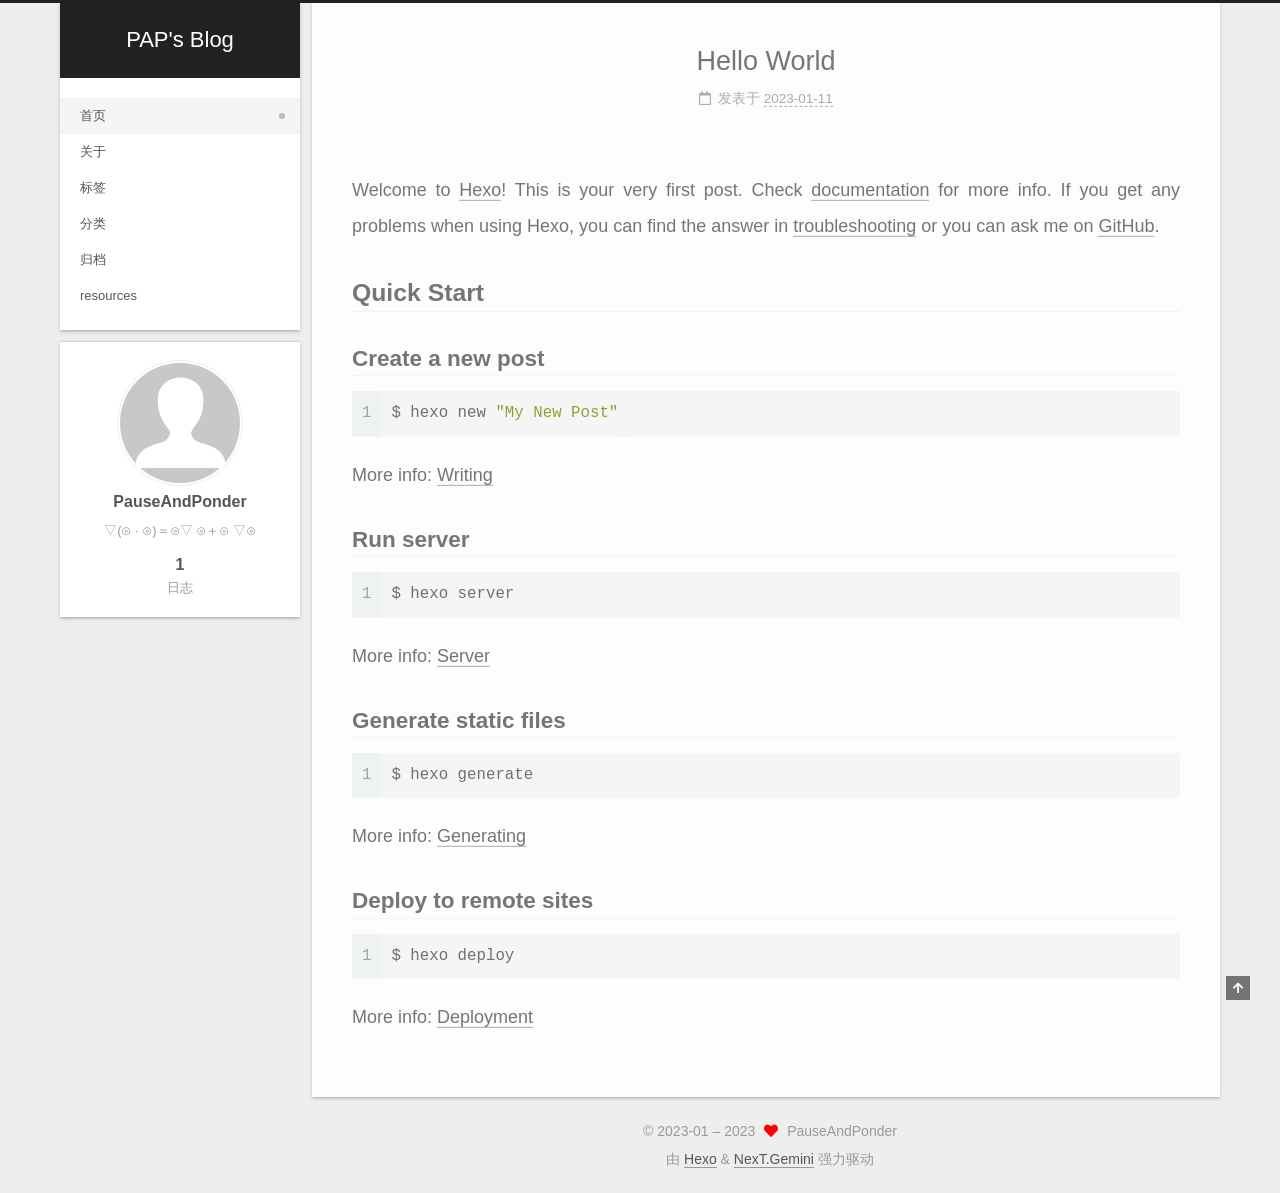
<file: index.html>
<!DOCTYPE html>
<html lang="zh-CN">
<head>
  <meta charset="UTF-8">
<meta name="viewport" content="width=device-width, initial-scale=1, maximum-scale=2">
<meta name="theme-color" content="#222">
<meta name="generator" content="Hexo 6.3.0">
  <link rel="apple-touch-icon" sizes="180x180" href="/images/apple-touch-icon-next.png">
  <link rel="icon" type="image/png" sizes="32x32" href="/images/favicon-32x32-next.png">
  <link rel="icon" type="image/png" sizes="16x16" href="/images/favicon-16x16-next.png">
  <link rel="mask-icon" href="/images/logo.svg" color="#222">

<link rel="stylesheet" href="/css/main.css">


<link rel="stylesheet" href="/lib/font-awesome/css/all.min.css">

<script id="hexo-configurations">
    var NexT = window.NexT || {};
    var CONFIG = {"hostname":"example.com","root":"/","scheme":"Gemini","version":"7.8.0","exturl":false,"sidebar":{"position":"left","display":"post","padding":18,"offset":12,"onmobile":false},"copycode":{"enable":false,"show_result":false,"style":null},"back2top":{"enable":true,"sidebar":false,"scrollpercent":false},"bookmark":{"enable":false,"color":"#222","save":"auto"},"fancybox":false,"mediumzoom":false,"lazyload":false,"pangu":false,"comments":{"style":"tabs","active":null,"storage":true,"lazyload":false,"nav":null},"algolia":{"hits":{"per_page":10},"labels":{"input_placeholder":"Search for Posts","hits_empty":"We didn't find any results for the search: ${query}","hits_stats":"${hits} results found in ${time} ms"}},"localsearch":{"enable":false,"trigger":"auto","top_n_per_article":1,"unescape":false,"preload":false},"motion":{"enable":true,"async":false,"transition":{"post_block":"fadeIn","post_header":"slideDownIn","post_body":"slideDownIn","coll_header":"slideLeftIn","sidebar":"slideUpIn"}}};
  </script>

  <meta name="description" content="▽(⊙ · ⊙)＝⊙▽ ⊙＋⊙ ▽⊙">
<meta property="og:type" content="website">
<meta property="og:title" content="PAP&#39;s Blog">
<meta property="og:url" content="http://example.com/index.html">
<meta property="og:site_name" content="PAP&#39;s Blog">
<meta property="og:description" content="▽(⊙ · ⊙)＝⊙▽ ⊙＋⊙ ▽⊙">
<meta property="og:locale" content="zh_CN">
<meta property="article:author" content="PauseAndPonder">
<meta name="twitter:card" content="summary">

<link rel="canonical" href="http://example.com/">


<script id="page-configurations">
  // https://hexo.io/docs/variables.html
  CONFIG.page = {
    sidebar: "",
    isHome : true,
    isPost : false,
    lang   : 'zh-CN'
  };
</script>

  <title>PAP's Blog</title>
  






  <noscript>
  <style>
  .use-motion .brand,
  .use-motion .menu-item,
  .sidebar-inner,
  .use-motion .post-block,
  .use-motion .pagination,
  .use-motion .comments,
  .use-motion .post-header,
  .use-motion .post-body,
  .use-motion .collection-header { opacity: initial; }

  .use-motion .site-title,
  .use-motion .site-subtitle {
    opacity: initial;
    top: initial;
  }

  .use-motion .logo-line-before i { left: initial; }
  .use-motion .logo-line-after i { right: initial; }
  </style>
</noscript>

</head>

<body itemscope itemtype="http://schema.org/WebPage">
  <div class="container use-motion">
    <div class="headband"></div>

    <header class="header" itemscope itemtype="http://schema.org/WPHeader">
      <div class="header-inner"><div class="site-brand-container">
  <div class="site-nav-toggle">
    <div class="toggle" aria-label="切换导航栏">
      <span class="toggle-line toggle-line-first"></span>
      <span class="toggle-line toggle-line-middle"></span>
      <span class="toggle-line toggle-line-last"></span>
    </div>
  </div>

  <div class="site-meta">

    <a href="/" class="brand" rel="start">
      <span class="logo-line-before"><i></i></span>
      <h1 class="site-title">PAP's Blog</h1>
      <span class="logo-line-after"><i></i></span>
    </a>
  </div>

  <div class="site-nav-right">
    <div class="toggle popup-trigger">
    </div>
  </div>
</div>




<nav class="site-nav">
  <ul id="menu" class="main-menu menu">
        <li class="menu-item menu-item-home">

    <a href="/" rel="section"><i class="home fa-fw"></i>首页</a>

  </li>
        <li class="menu-item menu-item-about">

    <a href="/about/" rel="section"><i class="about fa-fw"></i>关于</a>

  </li>
        <li class="menu-item menu-item-tags">

    <a href="/tags/" rel="section"><i class="tags fa-fw"></i>标签</a>

  </li>
        <li class="menu-item menu-item-categories">

    <a href="/categories/" rel="section"><i class="th fa-fw"></i>分类</a>

  </li>
        <li class="menu-item menu-item-archives">

    <a href="/archives/" rel="section"><i class="archive fa-fw"></i>归档</a>

  </li>
        <li class="menu-item menu-item-resources">

    <a href="/resources/" rel="section"><i class="download fa-fw"></i>resources</a>

  </li>
  </ul>
</nav>




</div>
    </header>

    
  <div class="back-to-top">
    <i class="fa fa-arrow-up"></i>
    <span>0%</span>
  </div>


    <main class="main">
      <div class="main-inner">
        <div class="content-wrap">
          

          <div class="content index posts-expand">
            
      
  
  
  <article itemscope itemtype="http://schema.org/Article" class="post-block" lang="zh-CN">
    <link itemprop="mainEntityOfPage" href="http://example.com/2023/01/11/hello-world/">

    <span hidden itemprop="author" itemscope itemtype="http://schema.org/Person">
      <meta itemprop="image" content="/images/avatar.gif">
      <meta itemprop="name" content="PauseAndPonder">
      <meta itemprop="description" content="▽(⊙ · ⊙)＝⊙▽ ⊙＋⊙ ▽⊙">
    </span>

    <span hidden itemprop="publisher" itemscope itemtype="http://schema.org/Organization">
      <meta itemprop="name" content="PAP's Blog">
    </span>
      <header class="post-header">
        <h2 class="post-title" itemprop="name headline">
          
            <a href="/2023/01/11/hello-world/" class="post-title-link" itemprop="url">Hello World</a>
        </h2>

        <div class="post-meta">
            <span class="post-meta-item">
              <span class="post-meta-item-icon">
                <i class="far fa-calendar"></i>
              </span>
              <span class="post-meta-item-text">发表于</span>

              <time title="创建时间：2023-01-11 17:25:06" itemprop="dateCreated datePublished" datetime="2023-01-11T17:25:06+08:00">2023-01-11</time>
            </span>

          

        </div>
      </header>

    
    
    
    <div class="post-body" itemprop="articleBody">

      
          <p>Welcome to <a target="_blank" rel="noopener" href="https://hexo.io/">Hexo</a>! This is your very first post. Check <a target="_blank" rel="noopener" href="https://hexo.io/docs/">documentation</a> for more info. If you get any problems when using Hexo, you can find the answer in <a target="_blank" rel="noopener" href="https://hexo.io/docs/troubleshooting.html">troubleshooting</a> or you can ask me on <a target="_blank" rel="noopener" href="https://github.com/hexojs/hexo/issues">GitHub</a>.</p>
<h2 id="Quick-Start"><a href="#Quick-Start" class="headerlink" title="Quick Start"></a>Quick Start</h2><h3 id="Create-a-new-post"><a href="#Create-a-new-post" class="headerlink" title="Create a new post"></a>Create a new post</h3><figure class="highlight bash"><table><tr><td class="gutter"><pre><span class="line">1</span><br></pre></td><td class="code"><pre><span class="line">$ hexo new <span class="string">&quot;My New Post&quot;</span></span><br></pre></td></tr></table></figure>

<p>More info: <a target="_blank" rel="noopener" href="https://hexo.io/docs/writing.html">Writing</a></p>
<h3 id="Run-server"><a href="#Run-server" class="headerlink" title="Run server"></a>Run server</h3><figure class="highlight bash"><table><tr><td class="gutter"><pre><span class="line">1</span><br></pre></td><td class="code"><pre><span class="line">$ hexo server</span><br></pre></td></tr></table></figure>

<p>More info: <a target="_blank" rel="noopener" href="https://hexo.io/docs/server.html">Server</a></p>
<h3 id="Generate-static-files"><a href="#Generate-static-files" class="headerlink" title="Generate static files"></a>Generate static files</h3><figure class="highlight bash"><table><tr><td class="gutter"><pre><span class="line">1</span><br></pre></td><td class="code"><pre><span class="line">$ hexo generate</span><br></pre></td></tr></table></figure>

<p>More info: <a target="_blank" rel="noopener" href="https://hexo.io/docs/generating.html">Generating</a></p>
<h3 id="Deploy-to-remote-sites"><a href="#Deploy-to-remote-sites" class="headerlink" title="Deploy to remote sites"></a>Deploy to remote sites</h3><figure class="highlight bash"><table><tr><td class="gutter"><pre><span class="line">1</span><br></pre></td><td class="code"><pre><span class="line">$ hexo deploy</span><br></pre></td></tr></table></figure>

<p>More info: <a target="_blank" rel="noopener" href="https://hexo.io/docs/one-command-deployment.html">Deployment</a></p>

      
    </div>

    
    
    
      <footer class="post-footer">
        <div class="post-eof"></div>
      </footer>
  </article>
  
  
  


  



          </div>
          

<script>
  window.addEventListener('tabs:register', () => {
    let { activeClass } = CONFIG.comments;
    if (CONFIG.comments.storage) {
      activeClass = localStorage.getItem('comments_active') || activeClass;
    }
    if (activeClass) {
      let activeTab = document.querySelector(`a[href="#comment-${activeClass}"]`);
      if (activeTab) {
        activeTab.click();
      }
    }
  });
  if (CONFIG.comments.storage) {
    window.addEventListener('tabs:click', event => {
      if (!event.target.matches('.tabs-comment .tab-content .tab-pane')) return;
      let commentClass = event.target.classList[1];
      localStorage.setItem('comments_active', commentClass);
    });
  }
</script>

        </div>
          
  
  <div class="toggle sidebar-toggle">
    <span class="toggle-line toggle-line-first"></span>
    <span class="toggle-line toggle-line-middle"></span>
    <span class="toggle-line toggle-line-last"></span>
  </div>

  <aside class="sidebar">
    <div class="sidebar-inner">

      <ul class="sidebar-nav motion-element">
        <li class="sidebar-nav-toc">
          文章目录
        </li>
        <li class="sidebar-nav-overview">
          站点概览
        </li>
      </ul>

      <!--noindex-->
      <div class="post-toc-wrap sidebar-panel">
      </div>
      <!--/noindex-->

      <div class="site-overview-wrap sidebar-panel">
        <div class="site-author motion-element" itemprop="author" itemscope itemtype="http://schema.org/Person">
    <img class="site-author-image" itemprop="image" alt="PauseAndPonder"
      src="/images/avatar.gif">
  <p class="site-author-name" itemprop="name">PauseAndPonder</p>
  <div class="site-description" itemprop="description">▽(⊙ · ⊙)＝⊙▽ ⊙＋⊙ ▽⊙</div>
</div>
<div class="site-state-wrap motion-element">
  <nav class="site-state">
      <div class="site-state-item site-state-posts">
          <a href="/archives/">
        
          <span class="site-state-item-count">1</span>
          <span class="site-state-item-name">日志</span>
        </a>
      </div>
  </nav>
</div>



      </div>

    </div>
  </aside>
  <div id="sidebar-dimmer"></div>


      </div>
    </main>

    <footer class="footer">
      <div class="footer-inner">
        

        

<div class="copyright">
  
  &copy; 2023-01 – 
  <span itemprop="copyrightYear">2023</span>
  <span class="with-love">
    <i class="fa fa-heart"></i>
  </span>
  <span class="author" itemprop="copyrightHolder">PauseAndPonder</span>
</div>
  <div class="powered-by">由 <a href="https://hexo.io/" class="theme-link" rel="noopener" target="_blank">Hexo</a> & <a href="https://theme-next.org/" class="theme-link" rel="noopener" target="_blank">NexT.Gemini</a> 强力驱动
  </div>

        








      </div>
    </footer>
  </div>

  
  <script src="/lib/anime.min.js"></script>
  <script src="/lib/velocity/velocity.min.js"></script>
  <script src="/lib/velocity/velocity.ui.min.js"></script>

<script src="/js/utils.js"></script>

<script src="/js/motion.js"></script>


<script src="/js/schemes/pisces.js"></script>


<script src="/js/next-boot.js"></script>




  















  

  

</body>
</html>
</file>
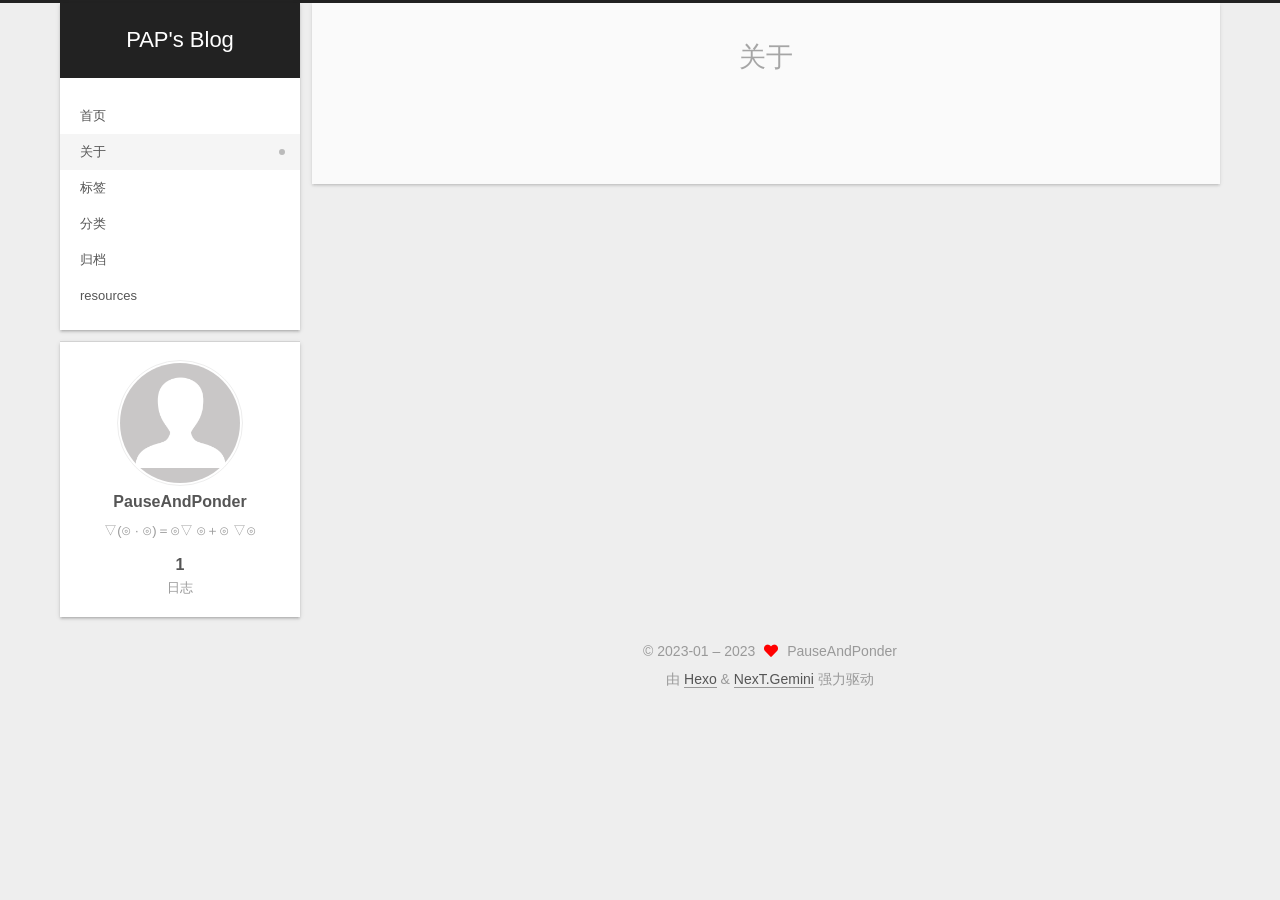
<file: about/index.html>
<!DOCTYPE html>
<html lang="zh-CN">
<head>
  <meta charset="UTF-8">
<meta name="viewport" content="width=device-width, initial-scale=1, maximum-scale=2">
<meta name="theme-color" content="#222">
<meta name="generator" content="Hexo 6.3.0">
  <link rel="apple-touch-icon" sizes="180x180" href="/images/apple-touch-icon-next.png">
  <link rel="icon" type="image/png" sizes="32x32" href="/images/favicon-32x32-next.png">
  <link rel="icon" type="image/png" sizes="16x16" href="/images/favicon-16x16-next.png">
  <link rel="mask-icon" href="/images/logo.svg" color="#222">

<link rel="stylesheet" href="/css/main.css">


<link rel="stylesheet" href="/lib/font-awesome/css/all.min.css">

<script id="hexo-configurations">
    var NexT = window.NexT || {};
    var CONFIG = {"hostname":"example.com","root":"/","scheme":"Gemini","version":"7.8.0","exturl":false,"sidebar":{"position":"left","display":"post","padding":18,"offset":12,"onmobile":false},"copycode":{"enable":false,"show_result":false,"style":null},"back2top":{"enable":true,"sidebar":false,"scrollpercent":false},"bookmark":{"enable":false,"color":"#222","save":"auto"},"fancybox":false,"mediumzoom":false,"lazyload":false,"pangu":false,"comments":{"style":"tabs","active":null,"storage":true,"lazyload":false,"nav":null},"algolia":{"hits":{"per_page":10},"labels":{"input_placeholder":"Search for Posts","hits_empty":"We didn't find any results for the search: ${query}","hits_stats":"${hits} results found in ${time} ms"}},"localsearch":{"enable":false,"trigger":"auto","top_n_per_article":1,"unescape":false,"preload":false},"motion":{"enable":true,"async":false,"transition":{"post_block":"fadeIn","post_header":"slideDownIn","post_body":"slideDownIn","coll_header":"slideLeftIn","sidebar":"slideUpIn"}}};
  </script>

  <meta name="description" content="▽(⊙ · ⊙)＝⊙▽ ⊙＋⊙ ▽⊙">
<meta property="og:type" content="website">
<meta property="og:title" content="关于">
<meta property="og:url" content="http://example.com/about/index.html">
<meta property="og:site_name" content="PAP&#39;s Blog">
<meta property="og:description" content="▽(⊙ · ⊙)＝⊙▽ ⊙＋⊙ ▽⊙">
<meta property="og:locale" content="zh_CN">
<meta property="article:published_time" content="2023-01-11T15:22:58.000Z">
<meta property="article:modified_time" content="2023-01-11T15:24:52.453Z">
<meta property="article:author" content="PauseAndPonder">
<meta name="twitter:card" content="summary">

<link rel="canonical" href="http://example.com/about/">


<script id="page-configurations">
  // https://hexo.io/docs/variables.html
  CONFIG.page = {
    sidebar: "",
    isHome : false,
    isPost : false,
    lang   : 'zh-CN'
  };
</script>

  <title>关于 | PAP's Blog
</title>
  






  <noscript>
  <style>
  .use-motion .brand,
  .use-motion .menu-item,
  .sidebar-inner,
  .use-motion .post-block,
  .use-motion .pagination,
  .use-motion .comments,
  .use-motion .post-header,
  .use-motion .post-body,
  .use-motion .collection-header { opacity: initial; }

  .use-motion .site-title,
  .use-motion .site-subtitle {
    opacity: initial;
    top: initial;
  }

  .use-motion .logo-line-before i { left: initial; }
  .use-motion .logo-line-after i { right: initial; }
  </style>
</noscript>

</head>

<body itemscope itemtype="http://schema.org/WebPage">
  <div class="container use-motion">
    <div class="headband"></div>

    <header class="header" itemscope itemtype="http://schema.org/WPHeader">
      <div class="header-inner"><div class="site-brand-container">
  <div class="site-nav-toggle">
    <div class="toggle" aria-label="切换导航栏">
      <span class="toggle-line toggle-line-first"></span>
      <span class="toggle-line toggle-line-middle"></span>
      <span class="toggle-line toggle-line-last"></span>
    </div>
  </div>

  <div class="site-meta">

    <a href="/" class="brand" rel="start">
      <span class="logo-line-before"><i></i></span>
      <h1 class="site-title">PAP's Blog</h1>
      <span class="logo-line-after"><i></i></span>
    </a>
  </div>

  <div class="site-nav-right">
    <div class="toggle popup-trigger">
    </div>
  </div>
</div>




<nav class="site-nav">
  <ul id="menu" class="main-menu menu">
        <li class="menu-item menu-item-home">

    <a href="/" rel="section"><i class="home fa-fw"></i>首页</a>

  </li>
        <li class="menu-item menu-item-about">

    <a href="/about/" rel="section"><i class="about fa-fw"></i>关于</a>

  </li>
        <li class="menu-item menu-item-tags">

    <a href="/tags/" rel="section"><i class="tags fa-fw"></i>标签</a>

  </li>
        <li class="menu-item menu-item-categories">

    <a href="/categories/" rel="section"><i class="th fa-fw"></i>分类</a>

  </li>
        <li class="menu-item menu-item-archives">

    <a href="/archives/" rel="section"><i class="archive fa-fw"></i>归档</a>

  </li>
        <li class="menu-item menu-item-resources">

    <a href="/resources/" rel="section"><i class="download fa-fw"></i>resources</a>

  </li>
  </ul>
</nav>




</div>
    </header>

    
  <div class="back-to-top">
    <i class="fa fa-arrow-up"></i>
    <span>0%</span>
  </div>


    <main class="main">
      <div class="main-inner">
        <div class="content-wrap">
          
  
  

          <div class="content page posts-expand">
            

    
    
    
    <div class="post-block" lang="zh-CN">
      <header class="post-header">

<h1 class="post-title" itemprop="name headline">关于
</h1>

<div class="post-meta">
  

</div>

</header>

      
      
      
      <div class="post-body">
          
      </div>
      
      
      
    </div>
    

    
    
    


          </div>
          

<script>
  window.addEventListener('tabs:register', () => {
    let { activeClass } = CONFIG.comments;
    if (CONFIG.comments.storage) {
      activeClass = localStorage.getItem('comments_active') || activeClass;
    }
    if (activeClass) {
      let activeTab = document.querySelector(`a[href="#comment-${activeClass}"]`);
      if (activeTab) {
        activeTab.click();
      }
    }
  });
  if (CONFIG.comments.storage) {
    window.addEventListener('tabs:click', event => {
      if (!event.target.matches('.tabs-comment .tab-content .tab-pane')) return;
      let commentClass = event.target.classList[1];
      localStorage.setItem('comments_active', commentClass);
    });
  }
</script>

        </div>
          
  
  <div class="toggle sidebar-toggle">
    <span class="toggle-line toggle-line-first"></span>
    <span class="toggle-line toggle-line-middle"></span>
    <span class="toggle-line toggle-line-last"></span>
  </div>

  <aside class="sidebar">
    <div class="sidebar-inner">

      <ul class="sidebar-nav motion-element">
        <li class="sidebar-nav-toc">
          文章目录
        </li>
        <li class="sidebar-nav-overview">
          站点概览
        </li>
      </ul>

      <!--noindex-->
      <div class="post-toc-wrap sidebar-panel">
      </div>
      <!--/noindex-->

      <div class="site-overview-wrap sidebar-panel">
        <div class="site-author motion-element" itemprop="author" itemscope itemtype="http://schema.org/Person">
    <img class="site-author-image" itemprop="image" alt="PauseAndPonder"
      src="/images/avatar.gif">
  <p class="site-author-name" itemprop="name">PauseAndPonder</p>
  <div class="site-description" itemprop="description">▽(⊙ · ⊙)＝⊙▽ ⊙＋⊙ ▽⊙</div>
</div>
<div class="site-state-wrap motion-element">
  <nav class="site-state">
      <div class="site-state-item site-state-posts">
          <a href="/archives/">
        
          <span class="site-state-item-count">1</span>
          <span class="site-state-item-name">日志</span>
        </a>
      </div>
  </nav>
</div>



      </div>

    </div>
  </aside>
  <div id="sidebar-dimmer"></div>


      </div>
    </main>

    <footer class="footer">
      <div class="footer-inner">
        

        

<div class="copyright">
  
  &copy; 2023-01 – 
  <span itemprop="copyrightYear">2023</span>
  <span class="with-love">
    <i class="fa fa-heart"></i>
  </span>
  <span class="author" itemprop="copyrightHolder">PauseAndPonder</span>
</div>
  <div class="powered-by">由 <a href="https://hexo.io/" class="theme-link" rel="noopener" target="_blank">Hexo</a> & <a href="https://theme-next.org/" class="theme-link" rel="noopener" target="_blank">NexT.Gemini</a> 强力驱动
  </div>

        








      </div>
    </footer>
  </div>

  
  <script src="/lib/anime.min.js"></script>
  <script src="/lib/velocity/velocity.min.js"></script>
  <script src="/lib/velocity/velocity.ui.min.js"></script>

<script src="/js/utils.js"></script>

<script src="/js/motion.js"></script>


<script src="/js/schemes/pisces.js"></script>


<script src="/js/next-boot.js"></script>




  















  

  

</body>
</html>
</file>
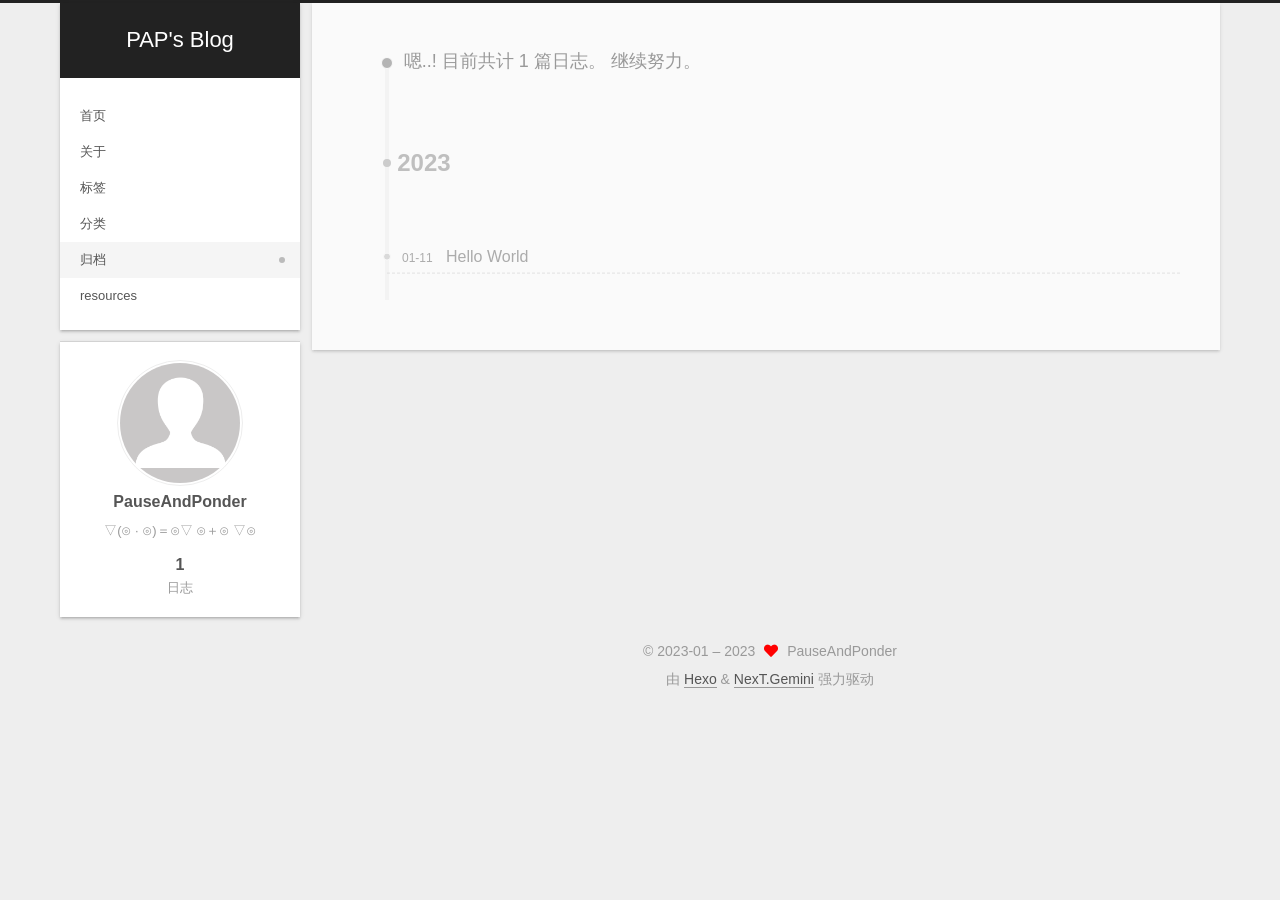
<file: archives/index.html>
<!DOCTYPE html>
<html lang="zh-CN">
<head>
  <meta charset="UTF-8">
<meta name="viewport" content="width=device-width, initial-scale=1, maximum-scale=2">
<meta name="theme-color" content="#222">
<meta name="generator" content="Hexo 6.3.0">
  <link rel="apple-touch-icon" sizes="180x180" href="/images/apple-touch-icon-next.png">
  <link rel="icon" type="image/png" sizes="32x32" href="/images/favicon-32x32-next.png">
  <link rel="icon" type="image/png" sizes="16x16" href="/images/favicon-16x16-next.png">
  <link rel="mask-icon" href="/images/logo.svg" color="#222">

<link rel="stylesheet" href="/css/main.css">


<link rel="stylesheet" href="/lib/font-awesome/css/all.min.css">

<script id="hexo-configurations">
    var NexT = window.NexT || {};
    var CONFIG = {"hostname":"example.com","root":"/","scheme":"Gemini","version":"7.8.0","exturl":false,"sidebar":{"position":"left","display":"post","padding":18,"offset":12,"onmobile":false},"copycode":{"enable":false,"show_result":false,"style":null},"back2top":{"enable":true,"sidebar":false,"scrollpercent":false},"bookmark":{"enable":false,"color":"#222","save":"auto"},"fancybox":false,"mediumzoom":false,"lazyload":false,"pangu":false,"comments":{"style":"tabs","active":null,"storage":true,"lazyload":false,"nav":null},"algolia":{"hits":{"per_page":10},"labels":{"input_placeholder":"Search for Posts","hits_empty":"We didn't find any results for the search: ${query}","hits_stats":"${hits} results found in ${time} ms"}},"localsearch":{"enable":false,"trigger":"auto","top_n_per_article":1,"unescape":false,"preload":false},"motion":{"enable":true,"async":false,"transition":{"post_block":"fadeIn","post_header":"slideDownIn","post_body":"slideDownIn","coll_header":"slideLeftIn","sidebar":"slideUpIn"}}};
  </script>

  <meta name="description" content="▽(⊙ · ⊙)＝⊙▽ ⊙＋⊙ ▽⊙">
<meta property="og:type" content="website">
<meta property="og:title" content="PAP&#39;s Blog">
<meta property="og:url" content="http://example.com/archives/index.html">
<meta property="og:site_name" content="PAP&#39;s Blog">
<meta property="og:description" content="▽(⊙ · ⊙)＝⊙▽ ⊙＋⊙ ▽⊙">
<meta property="og:locale" content="zh_CN">
<meta property="article:author" content="PauseAndPonder">
<meta name="twitter:card" content="summary">

<link rel="canonical" href="http://example.com/archives/">


<script id="page-configurations">
  // https://hexo.io/docs/variables.html
  CONFIG.page = {
    sidebar: "",
    isHome : false,
    isPost : false,
    lang   : 'zh-CN'
  };
</script>

  <title>归档 | PAP's Blog</title>
  






  <noscript>
  <style>
  .use-motion .brand,
  .use-motion .menu-item,
  .sidebar-inner,
  .use-motion .post-block,
  .use-motion .pagination,
  .use-motion .comments,
  .use-motion .post-header,
  .use-motion .post-body,
  .use-motion .collection-header { opacity: initial; }

  .use-motion .site-title,
  .use-motion .site-subtitle {
    opacity: initial;
    top: initial;
  }

  .use-motion .logo-line-before i { left: initial; }
  .use-motion .logo-line-after i { right: initial; }
  </style>
</noscript>

</head>

<body itemscope itemtype="http://schema.org/WebPage">
  <div class="container use-motion">
    <div class="headband"></div>

    <header class="header" itemscope itemtype="http://schema.org/WPHeader">
      <div class="header-inner"><div class="site-brand-container">
  <div class="site-nav-toggle">
    <div class="toggle" aria-label="切换导航栏">
      <span class="toggle-line toggle-line-first"></span>
      <span class="toggle-line toggle-line-middle"></span>
      <span class="toggle-line toggle-line-last"></span>
    </div>
  </div>

  <div class="site-meta">

    <a href="/" class="brand" rel="start">
      <span class="logo-line-before"><i></i></span>
      <h1 class="site-title">PAP's Blog</h1>
      <span class="logo-line-after"><i></i></span>
    </a>
  </div>

  <div class="site-nav-right">
    <div class="toggle popup-trigger">
    </div>
  </div>
</div>




<nav class="site-nav">
  <ul id="menu" class="main-menu menu">
        <li class="menu-item menu-item-home">

    <a href="/" rel="section"><i class="home fa-fw"></i>首页</a>

  </li>
        <li class="menu-item menu-item-about">

    <a href="/about/" rel="section"><i class="about fa-fw"></i>关于</a>

  </li>
        <li class="menu-item menu-item-tags">

    <a href="/tags/" rel="section"><i class="tags fa-fw"></i>标签</a>

  </li>
        <li class="menu-item menu-item-categories">

    <a href="/categories/" rel="section"><i class="th fa-fw"></i>分类</a>

  </li>
        <li class="menu-item menu-item-archives">

    <a href="/archives/" rel="section"><i class="archive fa-fw"></i>归档</a>

  </li>
        <li class="menu-item menu-item-resources">

    <a href="/resources/" rel="section"><i class="download fa-fw"></i>resources</a>

  </li>
  </ul>
</nav>




</div>
    </header>

    
  <div class="back-to-top">
    <i class="fa fa-arrow-up"></i>
    <span>0%</span>
  </div>


    <main class="main">
      <div class="main-inner">
        <div class="content-wrap">
          

          <div class="content archive">
            

  
  
  
  <div class="post-block">
    <div class="posts-collapse">
      <div class="collection-title">
        <span class="collection-header">嗯..! 目前共计 1 篇日志。 继续努力。</span>
      </div>

      
    <div class="collection-year">
      <span class="collection-header">2023</span>
    </div>

  <article itemscope itemtype="http://schema.org/Article">
    <header class="post-header">

      <div class="post-meta">
        <time itemprop="dateCreated"
              datetime="2023-01-11T17:25:06+08:00"
              content="2023-01-11">
          01-11
        </time>
      </div>

      <div class="post-title">
          <a class="post-title-link" href="/2023/01/11/hello-world/" itemprop="url">
            <span itemprop="name">Hello World</span>
          </a>
      </div>

    </header>
  </article>


    </div>
  </div>
  
  
  

  



          </div>
          

<script>
  window.addEventListener('tabs:register', () => {
    let { activeClass } = CONFIG.comments;
    if (CONFIG.comments.storage) {
      activeClass = localStorage.getItem('comments_active') || activeClass;
    }
    if (activeClass) {
      let activeTab = document.querySelector(`a[href="#comment-${activeClass}"]`);
      if (activeTab) {
        activeTab.click();
      }
    }
  });
  if (CONFIG.comments.storage) {
    window.addEventListener('tabs:click', event => {
      if (!event.target.matches('.tabs-comment .tab-content .tab-pane')) return;
      let commentClass = event.target.classList[1];
      localStorage.setItem('comments_active', commentClass);
    });
  }
</script>

        </div>
          
  
  <div class="toggle sidebar-toggle">
    <span class="toggle-line toggle-line-first"></span>
    <span class="toggle-line toggle-line-middle"></span>
    <span class="toggle-line toggle-line-last"></span>
  </div>

  <aside class="sidebar">
    <div class="sidebar-inner">

      <ul class="sidebar-nav motion-element">
        <li class="sidebar-nav-toc">
          文章目录
        </li>
        <li class="sidebar-nav-overview">
          站点概览
        </li>
      </ul>

      <!--noindex-->
      <div class="post-toc-wrap sidebar-panel">
      </div>
      <!--/noindex-->

      <div class="site-overview-wrap sidebar-panel">
        <div class="site-author motion-element" itemprop="author" itemscope itemtype="http://schema.org/Person">
    <img class="site-author-image" itemprop="image" alt="PauseAndPonder"
      src="/images/avatar.gif">
  <p class="site-author-name" itemprop="name">PauseAndPonder</p>
  <div class="site-description" itemprop="description">▽(⊙ · ⊙)＝⊙▽ ⊙＋⊙ ▽⊙</div>
</div>
<div class="site-state-wrap motion-element">
  <nav class="site-state">
      <div class="site-state-item site-state-posts">
          <a href="/archives/">
        
          <span class="site-state-item-count">1</span>
          <span class="site-state-item-name">日志</span>
        </a>
      </div>
  </nav>
</div>



      </div>

    </div>
  </aside>
  <div id="sidebar-dimmer"></div>


      </div>
    </main>

    <footer class="footer">
      <div class="footer-inner">
        

        

<div class="copyright">
  
  &copy; 2023-01 – 
  <span itemprop="copyrightYear">2023</span>
  <span class="with-love">
    <i class="fa fa-heart"></i>
  </span>
  <span class="author" itemprop="copyrightHolder">PauseAndPonder</span>
</div>
  <div class="powered-by">由 <a href="https://hexo.io/" class="theme-link" rel="noopener" target="_blank">Hexo</a> & <a href="https://theme-next.org/" class="theme-link" rel="noopener" target="_blank">NexT.Gemini</a> 强力驱动
  </div>

        








      </div>
    </footer>
  </div>

  
  <script src="/lib/anime.min.js"></script>
  <script src="/lib/velocity/velocity.min.js"></script>
  <script src="/lib/velocity/velocity.ui.min.js"></script>

<script src="/js/utils.js"></script>

<script src="/js/motion.js"></script>


<script src="/js/schemes/pisces.js"></script>


<script src="/js/next-boot.js"></script>




  















  

  

</body>
</html>
</file>
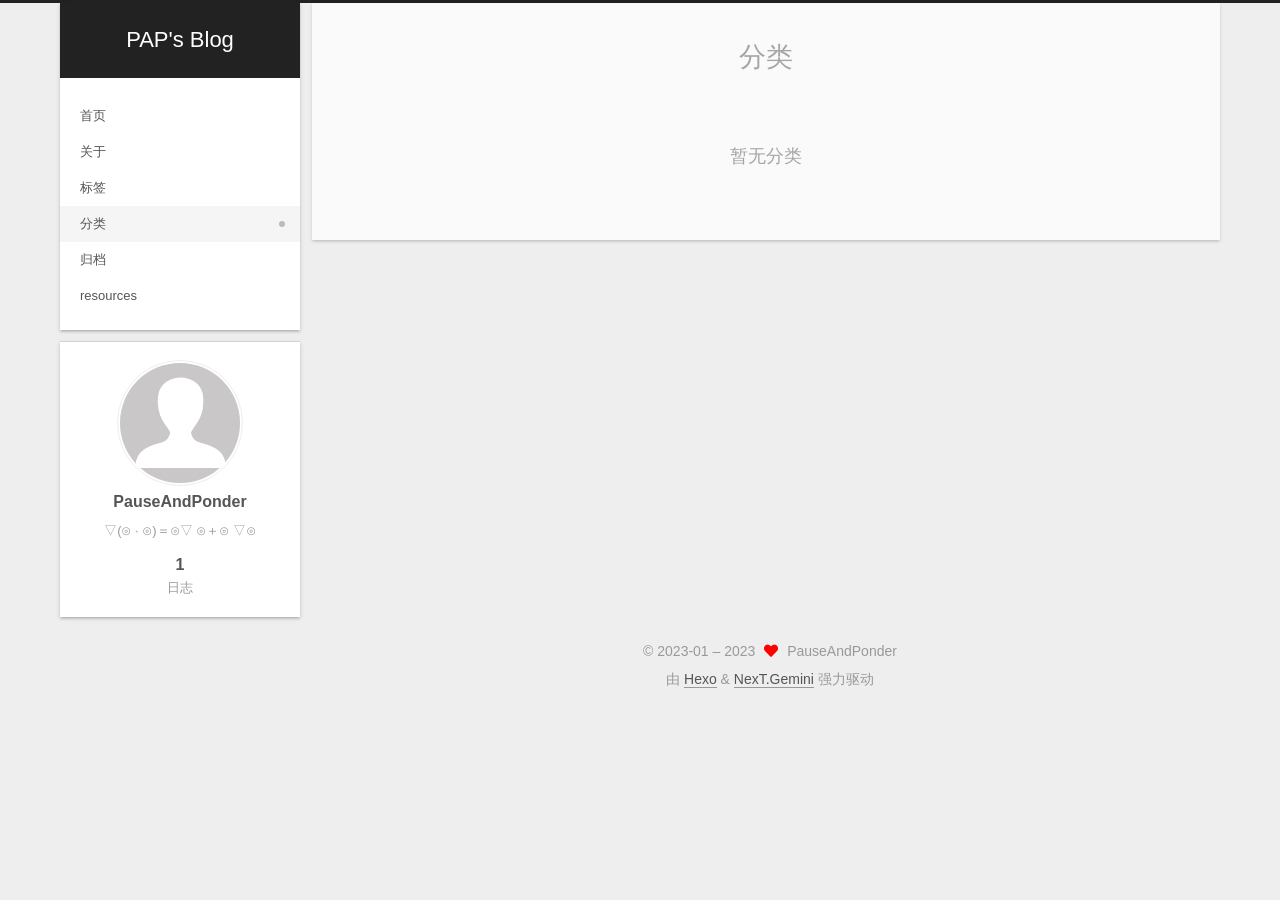
<file: categories/index.html>
<!DOCTYPE html>
<html lang="zh-CN">
<head>
  <meta charset="UTF-8">
<meta name="viewport" content="width=device-width, initial-scale=1, maximum-scale=2">
<meta name="theme-color" content="#222">
<meta name="generator" content="Hexo 6.3.0">
  <link rel="apple-touch-icon" sizes="180x180" href="/images/apple-touch-icon-next.png">
  <link rel="icon" type="image/png" sizes="32x32" href="/images/favicon-32x32-next.png">
  <link rel="icon" type="image/png" sizes="16x16" href="/images/favicon-16x16-next.png">
  <link rel="mask-icon" href="/images/logo.svg" color="#222">

<link rel="stylesheet" href="/css/main.css">


<link rel="stylesheet" href="/lib/font-awesome/css/all.min.css">

<script id="hexo-configurations">
    var NexT = window.NexT || {};
    var CONFIG = {"hostname":"example.com","root":"/","scheme":"Gemini","version":"7.8.0","exturl":false,"sidebar":{"position":"left","display":"post","padding":18,"offset":12,"onmobile":false},"copycode":{"enable":false,"show_result":false,"style":null},"back2top":{"enable":true,"sidebar":false,"scrollpercent":false},"bookmark":{"enable":false,"color":"#222","save":"auto"},"fancybox":false,"mediumzoom":false,"lazyload":false,"pangu":false,"comments":{"style":"tabs","active":null,"storage":true,"lazyload":false,"nav":null},"algolia":{"hits":{"per_page":10},"labels":{"input_placeholder":"Search for Posts","hits_empty":"We didn't find any results for the search: ${query}","hits_stats":"${hits} results found in ${time} ms"}},"localsearch":{"enable":false,"trigger":"auto","top_n_per_article":1,"unescape":false,"preload":false},"motion":{"enable":true,"async":false,"transition":{"post_block":"fadeIn","post_header":"slideDownIn","post_body":"slideDownIn","coll_header":"slideLeftIn","sidebar":"slideUpIn"}}};
  </script>

  <meta name="description" content="▽(⊙ · ⊙)＝⊙▽ ⊙＋⊙ ▽⊙">
<meta property="og:type" content="website">
<meta property="og:title" content="分类">
<meta property="og:url" content="http://example.com/categories/index.html">
<meta property="og:site_name" content="PAP&#39;s Blog">
<meta property="og:description" content="▽(⊙ · ⊙)＝⊙▽ ⊙＋⊙ ▽⊙">
<meta property="og:locale" content="zh_CN">
<meta property="article:published_time" content="2023-01-11T15:22:31.000Z">
<meta property="article:modified_time" content="2023-01-11T15:26:52.436Z">
<meta property="article:author" content="PauseAndPonder">
<meta name="twitter:card" content="summary">

<link rel="canonical" href="http://example.com/categories/">


<script id="page-configurations">
  // https://hexo.io/docs/variables.html
  CONFIG.page = {
    sidebar: "",
    isHome : false,
    isPost : false,
    lang   : 'zh-CN'
  };
</script>

  <title>分类 | PAP's Blog
</title>
  






  <noscript>
  <style>
  .use-motion .brand,
  .use-motion .menu-item,
  .sidebar-inner,
  .use-motion .post-block,
  .use-motion .pagination,
  .use-motion .comments,
  .use-motion .post-header,
  .use-motion .post-body,
  .use-motion .collection-header { opacity: initial; }

  .use-motion .site-title,
  .use-motion .site-subtitle {
    opacity: initial;
    top: initial;
  }

  .use-motion .logo-line-before i { left: initial; }
  .use-motion .logo-line-after i { right: initial; }
  </style>
</noscript>

</head>

<body itemscope itemtype="http://schema.org/WebPage">
  <div class="container use-motion">
    <div class="headband"></div>

    <header class="header" itemscope itemtype="http://schema.org/WPHeader">
      <div class="header-inner"><div class="site-brand-container">
  <div class="site-nav-toggle">
    <div class="toggle" aria-label="切换导航栏">
      <span class="toggle-line toggle-line-first"></span>
      <span class="toggle-line toggle-line-middle"></span>
      <span class="toggle-line toggle-line-last"></span>
    </div>
  </div>

  <div class="site-meta">

    <a href="/" class="brand" rel="start">
      <span class="logo-line-before"><i></i></span>
      <h1 class="site-title">PAP's Blog</h1>
      <span class="logo-line-after"><i></i></span>
    </a>
  </div>

  <div class="site-nav-right">
    <div class="toggle popup-trigger">
    </div>
  </div>
</div>




<nav class="site-nav">
  <ul id="menu" class="main-menu menu">
        <li class="menu-item menu-item-home">

    <a href="/" rel="section"><i class="home fa-fw"></i>首页</a>

  </li>
        <li class="menu-item menu-item-about">

    <a href="/about/" rel="section"><i class="about fa-fw"></i>关于</a>

  </li>
        <li class="menu-item menu-item-tags">

    <a href="/tags/" rel="section"><i class="tags fa-fw"></i>标签</a>

  </li>
        <li class="menu-item menu-item-categories">

    <a href="/categories/" rel="section"><i class="th fa-fw"></i>分类</a>

  </li>
        <li class="menu-item menu-item-archives">

    <a href="/archives/" rel="section"><i class="archive fa-fw"></i>归档</a>

  </li>
        <li class="menu-item menu-item-resources">

    <a href="/resources/" rel="section"><i class="download fa-fw"></i>resources</a>

  </li>
  </ul>
</nav>




</div>
    </header>

    
  <div class="back-to-top">
    <i class="fa fa-arrow-up"></i>
    <span>0%</span>
  </div>


    <main class="main">
      <div class="main-inner">
        <div class="content-wrap">
          
  
  

          <div class="content page posts-expand">
            

    
    
    
    <div class="post-block" lang="zh-CN">
      <header class="post-header">

<h1 class="post-title" itemprop="name headline">分类
</h1>

<div class="post-meta">
  

</div>

</header>

      
      
      
      <div class="post-body">
          <div class="category-all-page">
            <div class="category-all-title">
              暂无分类
            </div>
            <div class="category-all">
              
            </div>
          </div>
        
      </div>
      
      
      
    </div>
    

    
    
    


          </div>
          

<script>
  window.addEventListener('tabs:register', () => {
    let { activeClass } = CONFIG.comments;
    if (CONFIG.comments.storage) {
      activeClass = localStorage.getItem('comments_active') || activeClass;
    }
    if (activeClass) {
      let activeTab = document.querySelector(`a[href="#comment-${activeClass}"]`);
      if (activeTab) {
        activeTab.click();
      }
    }
  });
  if (CONFIG.comments.storage) {
    window.addEventListener('tabs:click', event => {
      if (!event.target.matches('.tabs-comment .tab-content .tab-pane')) return;
      let commentClass = event.target.classList[1];
      localStorage.setItem('comments_active', commentClass);
    });
  }
</script>

        </div>
          
  
  <div class="toggle sidebar-toggle">
    <span class="toggle-line toggle-line-first"></span>
    <span class="toggle-line toggle-line-middle"></span>
    <span class="toggle-line toggle-line-last"></span>
  </div>

  <aside class="sidebar">
    <div class="sidebar-inner">

      <ul class="sidebar-nav motion-element">
        <li class="sidebar-nav-toc">
          文章目录
        </li>
        <li class="sidebar-nav-overview">
          站点概览
        </li>
      </ul>

      <!--noindex-->
      <div class="post-toc-wrap sidebar-panel">
      </div>
      <!--/noindex-->

      <div class="site-overview-wrap sidebar-panel">
        <div class="site-author motion-element" itemprop="author" itemscope itemtype="http://schema.org/Person">
    <img class="site-author-image" itemprop="image" alt="PauseAndPonder"
      src="/images/avatar.gif">
  <p class="site-author-name" itemprop="name">PauseAndPonder</p>
  <div class="site-description" itemprop="description">▽(⊙ · ⊙)＝⊙▽ ⊙＋⊙ ▽⊙</div>
</div>
<div class="site-state-wrap motion-element">
  <nav class="site-state">
      <div class="site-state-item site-state-posts">
          <a href="/archives/">
        
          <span class="site-state-item-count">1</span>
          <span class="site-state-item-name">日志</span>
        </a>
      </div>
  </nav>
</div>



      </div>

    </div>
  </aside>
  <div id="sidebar-dimmer"></div>


      </div>
    </main>

    <footer class="footer">
      <div class="footer-inner">
        

        

<div class="copyright">
  
  &copy; 2023-01 – 
  <span itemprop="copyrightYear">2023</span>
  <span class="with-love">
    <i class="fa fa-heart"></i>
  </span>
  <span class="author" itemprop="copyrightHolder">PauseAndPonder</span>
</div>
  <div class="powered-by">由 <a href="https://hexo.io/" class="theme-link" rel="noopener" target="_blank">Hexo</a> & <a href="https://theme-next.org/" class="theme-link" rel="noopener" target="_blank">NexT.Gemini</a> 强力驱动
  </div>

        








      </div>
    </footer>
  </div>

  
  <script src="/lib/anime.min.js"></script>
  <script src="/lib/velocity/velocity.min.js"></script>
  <script src="/lib/velocity/velocity.ui.min.js"></script>

<script src="/js/utils.js"></script>

<script src="/js/motion.js"></script>


<script src="/js/schemes/pisces.js"></script>


<script src="/js/next-boot.js"></script>




  















  

  

</body>
</html>
</file>
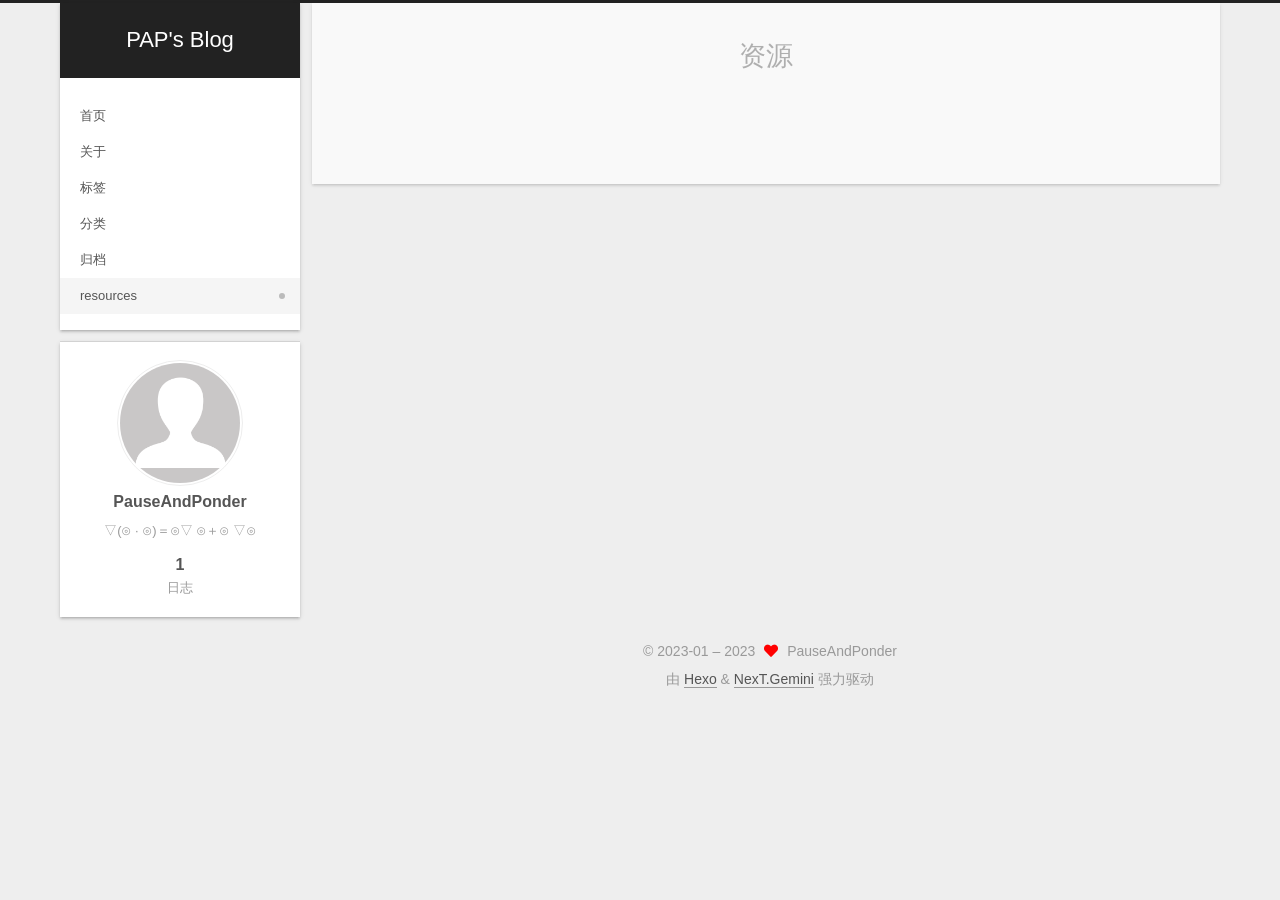
<file: resources/index.html>
<!DOCTYPE html>
<html lang="zh-CN">
<head>
  <meta charset="UTF-8">
<meta name="viewport" content="width=device-width, initial-scale=1, maximum-scale=2">
<meta name="theme-color" content="#222">
<meta name="generator" content="Hexo 6.3.0">
  <link rel="apple-touch-icon" sizes="180x180" href="/images/apple-touch-icon-next.png">
  <link rel="icon" type="image/png" sizes="32x32" href="/images/favicon-32x32-next.png">
  <link rel="icon" type="image/png" sizes="16x16" href="/images/favicon-16x16-next.png">
  <link rel="mask-icon" href="/images/logo.svg" color="#222">

<link rel="stylesheet" href="/css/main.css">


<link rel="stylesheet" href="/lib/font-awesome/css/all.min.css">

<script id="hexo-configurations">
    var NexT = window.NexT || {};
    var CONFIG = {"hostname":"example.com","root":"/","scheme":"Gemini","version":"7.8.0","exturl":false,"sidebar":{"position":"left","display":"post","padding":18,"offset":12,"onmobile":false},"copycode":{"enable":false,"show_result":false,"style":null},"back2top":{"enable":true,"sidebar":false,"scrollpercent":false},"bookmark":{"enable":false,"color":"#222","save":"auto"},"fancybox":false,"mediumzoom":false,"lazyload":false,"pangu":false,"comments":{"style":"tabs","active":null,"storage":true,"lazyload":false,"nav":null},"algolia":{"hits":{"per_page":10},"labels":{"input_placeholder":"Search for Posts","hits_empty":"We didn't find any results for the search: ${query}","hits_stats":"${hits} results found in ${time} ms"}},"localsearch":{"enable":false,"trigger":"auto","top_n_per_article":1,"unescape":false,"preload":false},"motion":{"enable":true,"async":false,"transition":{"post_block":"fadeIn","post_header":"slideDownIn","post_body":"slideDownIn","coll_header":"slideLeftIn","sidebar":"slideUpIn"}}};
  </script>

  <meta name="description" content="▽(⊙ · ⊙)＝⊙▽ ⊙＋⊙ ▽⊙">
<meta property="og:type" content="website">
<meta property="og:title" content="资源">
<meta property="og:url" content="http://example.com/resources/index.html">
<meta property="og:site_name" content="PAP&#39;s Blog">
<meta property="og:description" content="▽(⊙ · ⊙)＝⊙▽ ⊙＋⊙ ▽⊙">
<meta property="og:locale" content="zh_CN">
<meta property="article:published_time" content="2023-01-11T15:23:13.000Z">
<meta property="article:modified_time" content="2023-01-11T15:27:47.532Z">
<meta property="article:author" content="PauseAndPonder">
<meta name="twitter:card" content="summary">

<link rel="canonical" href="http://example.com/resources/">


<script id="page-configurations">
  // https://hexo.io/docs/variables.html
  CONFIG.page = {
    sidebar: "",
    isHome : false,
    isPost : false,
    lang   : 'zh-CN'
  };
</script>

  <title>资源 | PAP's Blog
</title>
  






  <noscript>
  <style>
  .use-motion .brand,
  .use-motion .menu-item,
  .sidebar-inner,
  .use-motion .post-block,
  .use-motion .pagination,
  .use-motion .comments,
  .use-motion .post-header,
  .use-motion .post-body,
  .use-motion .collection-header { opacity: initial; }

  .use-motion .site-title,
  .use-motion .site-subtitle {
    opacity: initial;
    top: initial;
  }

  .use-motion .logo-line-before i { left: initial; }
  .use-motion .logo-line-after i { right: initial; }
  </style>
</noscript>

</head>

<body itemscope itemtype="http://schema.org/WebPage">
  <div class="container use-motion">
    <div class="headband"></div>

    <header class="header" itemscope itemtype="http://schema.org/WPHeader">
      <div class="header-inner"><div class="site-brand-container">
  <div class="site-nav-toggle">
    <div class="toggle" aria-label="切换导航栏">
      <span class="toggle-line toggle-line-first"></span>
      <span class="toggle-line toggle-line-middle"></span>
      <span class="toggle-line toggle-line-last"></span>
    </div>
  </div>

  <div class="site-meta">

    <a href="/" class="brand" rel="start">
      <span class="logo-line-before"><i></i></span>
      <h1 class="site-title">PAP's Blog</h1>
      <span class="logo-line-after"><i></i></span>
    </a>
  </div>

  <div class="site-nav-right">
    <div class="toggle popup-trigger">
    </div>
  </div>
</div>




<nav class="site-nav">
  <ul id="menu" class="main-menu menu">
        <li class="menu-item menu-item-home">

    <a href="/" rel="section"><i class="home fa-fw"></i>首页</a>

  </li>
        <li class="menu-item menu-item-about">

    <a href="/about/" rel="section"><i class="about fa-fw"></i>关于</a>

  </li>
        <li class="menu-item menu-item-tags">

    <a href="/tags/" rel="section"><i class="tags fa-fw"></i>标签</a>

  </li>
        <li class="menu-item menu-item-categories">

    <a href="/categories/" rel="section"><i class="th fa-fw"></i>分类</a>

  </li>
        <li class="menu-item menu-item-archives">

    <a href="/archives/" rel="section"><i class="archive fa-fw"></i>归档</a>

  </li>
        <li class="menu-item menu-item-resources">

    <a href="/resources/" rel="section"><i class="download fa-fw"></i>resources</a>

  </li>
  </ul>
</nav>




</div>
    </header>

    
  <div class="back-to-top">
    <i class="fa fa-arrow-up"></i>
    <span>0%</span>
  </div>


    <main class="main">
      <div class="main-inner">
        <div class="content-wrap">
          
  
  

          <div class="content page posts-expand">
            

    
    
    
    <div class="post-block" lang="zh-CN">
      <header class="post-header">

<h1 class="post-title" itemprop="name headline">资源
</h1>

<div class="post-meta">
  

</div>

</header>

      
      
      
      <div class="post-body">
          
      </div>
      
      
      
    </div>
    

    
    
    


          </div>
          

<script>
  window.addEventListener('tabs:register', () => {
    let { activeClass } = CONFIG.comments;
    if (CONFIG.comments.storage) {
      activeClass = localStorage.getItem('comments_active') || activeClass;
    }
    if (activeClass) {
      let activeTab = document.querySelector(`a[href="#comment-${activeClass}"]`);
      if (activeTab) {
        activeTab.click();
      }
    }
  });
  if (CONFIG.comments.storage) {
    window.addEventListener('tabs:click', event => {
      if (!event.target.matches('.tabs-comment .tab-content .tab-pane')) return;
      let commentClass = event.target.classList[1];
      localStorage.setItem('comments_active', commentClass);
    });
  }
</script>

        </div>
          
  
  <div class="toggle sidebar-toggle">
    <span class="toggle-line toggle-line-first"></span>
    <span class="toggle-line toggle-line-middle"></span>
    <span class="toggle-line toggle-line-last"></span>
  </div>

  <aside class="sidebar">
    <div class="sidebar-inner">

      <ul class="sidebar-nav motion-element">
        <li class="sidebar-nav-toc">
          文章目录
        </li>
        <li class="sidebar-nav-overview">
          站点概览
        </li>
      </ul>

      <!--noindex-->
      <div class="post-toc-wrap sidebar-panel">
      </div>
      <!--/noindex-->

      <div class="site-overview-wrap sidebar-panel">
        <div class="site-author motion-element" itemprop="author" itemscope itemtype="http://schema.org/Person">
    <img class="site-author-image" itemprop="image" alt="PauseAndPonder"
      src="/images/avatar.gif">
  <p class="site-author-name" itemprop="name">PauseAndPonder</p>
  <div class="site-description" itemprop="description">▽(⊙ · ⊙)＝⊙▽ ⊙＋⊙ ▽⊙</div>
</div>
<div class="site-state-wrap motion-element">
  <nav class="site-state">
      <div class="site-state-item site-state-posts">
          <a href="/archives/">
        
          <span class="site-state-item-count">1</span>
          <span class="site-state-item-name">日志</span>
        </a>
      </div>
  </nav>
</div>



      </div>

    </div>
  </aside>
  <div id="sidebar-dimmer"></div>


      </div>
    </main>

    <footer class="footer">
      <div class="footer-inner">
        

        

<div class="copyright">
  
  &copy; 2023-01 – 
  <span itemprop="copyrightYear">2023</span>
  <span class="with-love">
    <i class="fa fa-heart"></i>
  </span>
  <span class="author" itemprop="copyrightHolder">PauseAndPonder</span>
</div>
  <div class="powered-by">由 <a href="https://hexo.io/" class="theme-link" rel="noopener" target="_blank">Hexo</a> & <a href="https://theme-next.org/" class="theme-link" rel="noopener" target="_blank">NexT.Gemini</a> 强力驱动
  </div>

        








      </div>
    </footer>
  </div>

  
  <script src="/lib/anime.min.js"></script>
  <script src="/lib/velocity/velocity.min.js"></script>
  <script src="/lib/velocity/velocity.ui.min.js"></script>

<script src="/js/utils.js"></script>

<script src="/js/motion.js"></script>


<script src="/js/schemes/pisces.js"></script>


<script src="/js/next-boot.js"></script>




  















  

  

</body>
</html>
</file>
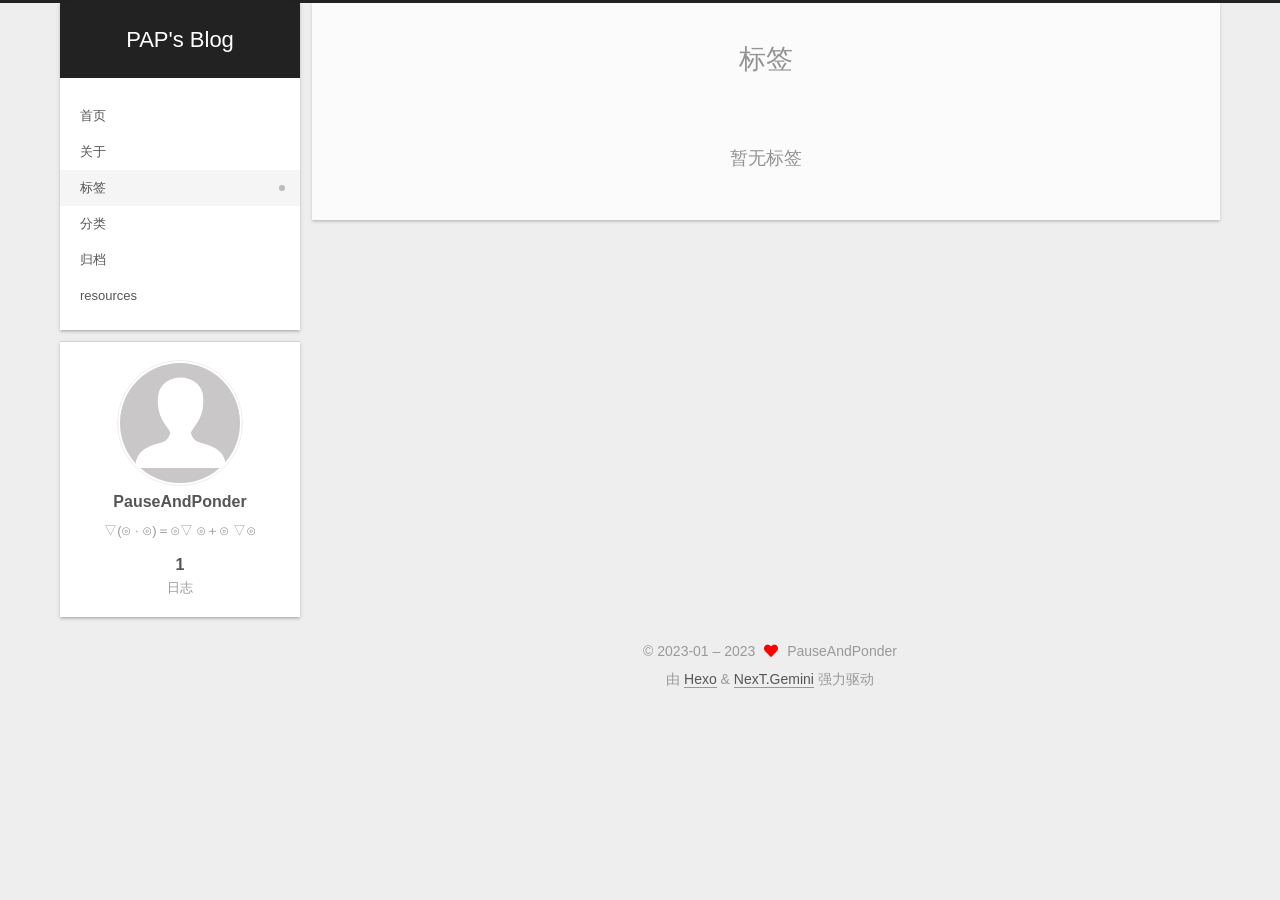
<file: tags/index.html>
<!DOCTYPE html>
<html lang="zh-CN">
<head>
  <meta charset="UTF-8">
<meta name="viewport" content="width=device-width, initial-scale=1, maximum-scale=2">
<meta name="theme-color" content="#222">
<meta name="generator" content="Hexo 6.3.0">
  <link rel="apple-touch-icon" sizes="180x180" href="/images/apple-touch-icon-next.png">
  <link rel="icon" type="image/png" sizes="32x32" href="/images/favicon-32x32-next.png">
  <link rel="icon" type="image/png" sizes="16x16" href="/images/favicon-16x16-next.png">
  <link rel="mask-icon" href="/images/logo.svg" color="#222">

<link rel="stylesheet" href="/css/main.css">


<link rel="stylesheet" href="/lib/font-awesome/css/all.min.css">

<script id="hexo-configurations">
    var NexT = window.NexT || {};
    var CONFIG = {"hostname":"example.com","root":"/","scheme":"Gemini","version":"7.8.0","exturl":false,"sidebar":{"position":"left","display":"post","padding":18,"offset":12,"onmobile":false},"copycode":{"enable":false,"show_result":false,"style":null},"back2top":{"enable":true,"sidebar":false,"scrollpercent":false},"bookmark":{"enable":false,"color":"#222","save":"auto"},"fancybox":false,"mediumzoom":false,"lazyload":false,"pangu":false,"comments":{"style":"tabs","active":null,"storage":true,"lazyload":false,"nav":null},"algolia":{"hits":{"per_page":10},"labels":{"input_placeholder":"Search for Posts","hits_empty":"We didn't find any results for the search: ${query}","hits_stats":"${hits} results found in ${time} ms"}},"localsearch":{"enable":false,"trigger":"auto","top_n_per_article":1,"unescape":false,"preload":false},"motion":{"enable":true,"async":false,"transition":{"post_block":"fadeIn","post_header":"slideDownIn","post_body":"slideDownIn","coll_header":"slideLeftIn","sidebar":"slideUpIn"}}};
  </script>

  <meta name="description" content="▽(⊙ · ⊙)＝⊙▽ ⊙＋⊙ ▽⊙">
<meta property="og:type" content="website">
<meta property="og:title" content="标签">
<meta property="og:url" content="http://example.com/tags/index.html">
<meta property="og:site_name" content="PAP&#39;s Blog">
<meta property="og:description" content="▽(⊙ · ⊙)＝⊙▽ ⊙＋⊙ ▽⊙">
<meta property="og:locale" content="zh_CN">
<meta property="article:published_time" content="2023-01-11T15:22:46.000Z">
<meta property="article:modified_time" content="2023-01-11T15:28:27.825Z">
<meta property="article:author" content="PauseAndPonder">
<meta name="twitter:card" content="summary">

<link rel="canonical" href="http://example.com/tags/">


<script id="page-configurations">
  // https://hexo.io/docs/variables.html
  CONFIG.page = {
    sidebar: "",
    isHome : false,
    isPost : false,
    lang   : 'zh-CN'
  };
</script>

  <title>标签 | PAP's Blog
</title>
  






  <noscript>
  <style>
  .use-motion .brand,
  .use-motion .menu-item,
  .sidebar-inner,
  .use-motion .post-block,
  .use-motion .pagination,
  .use-motion .comments,
  .use-motion .post-header,
  .use-motion .post-body,
  .use-motion .collection-header { opacity: initial; }

  .use-motion .site-title,
  .use-motion .site-subtitle {
    opacity: initial;
    top: initial;
  }

  .use-motion .logo-line-before i { left: initial; }
  .use-motion .logo-line-after i { right: initial; }
  </style>
</noscript>

</head>

<body itemscope itemtype="http://schema.org/WebPage">
  <div class="container use-motion">
    <div class="headband"></div>

    <header class="header" itemscope itemtype="http://schema.org/WPHeader">
      <div class="header-inner"><div class="site-brand-container">
  <div class="site-nav-toggle">
    <div class="toggle" aria-label="切换导航栏">
      <span class="toggle-line toggle-line-first"></span>
      <span class="toggle-line toggle-line-middle"></span>
      <span class="toggle-line toggle-line-last"></span>
    </div>
  </div>

  <div class="site-meta">

    <a href="/" class="brand" rel="start">
      <span class="logo-line-before"><i></i></span>
      <h1 class="site-title">PAP's Blog</h1>
      <span class="logo-line-after"><i></i></span>
    </a>
  </div>

  <div class="site-nav-right">
    <div class="toggle popup-trigger">
    </div>
  </div>
</div>




<nav class="site-nav">
  <ul id="menu" class="main-menu menu">
        <li class="menu-item menu-item-home">

    <a href="/" rel="section"><i class="home fa-fw"></i>首页</a>

  </li>
        <li class="menu-item menu-item-about">

    <a href="/about/" rel="section"><i class="about fa-fw"></i>关于</a>

  </li>
        <li class="menu-item menu-item-tags">

    <a href="/tags/" rel="section"><i class="tags fa-fw"></i>标签</a>

  </li>
        <li class="menu-item menu-item-categories">

    <a href="/categories/" rel="section"><i class="th fa-fw"></i>分类</a>

  </li>
        <li class="menu-item menu-item-archives">

    <a href="/archives/" rel="section"><i class="archive fa-fw"></i>归档</a>

  </li>
        <li class="menu-item menu-item-resources">

    <a href="/resources/" rel="section"><i class="download fa-fw"></i>resources</a>

  </li>
  </ul>
</nav>




</div>
    </header>

    
  <div class="back-to-top">
    <i class="fa fa-arrow-up"></i>
    <span>0%</span>
  </div>


    <main class="main">
      <div class="main-inner">
        <div class="content-wrap">
          
  
  

          <div class="content page posts-expand">
            

    
    
    
    <div class="post-block" lang="zh-CN">
      <header class="post-header">

<h1 class="post-title" itemprop="name headline">标签
</h1>

<div class="post-meta">
  

</div>

</header>

      
      
      
      <div class="post-body">
          <div class="tag-cloud">
            <div class="tag-cloud-title">
              暂无标签
            </div>
            <div class="tag-cloud-tags">
              
            </div>
          </div>
        
      </div>
      
      
      
    </div>
    

    
    
    


          </div>
          

<script>
  window.addEventListener('tabs:register', () => {
    let { activeClass } = CONFIG.comments;
    if (CONFIG.comments.storage) {
      activeClass = localStorage.getItem('comments_active') || activeClass;
    }
    if (activeClass) {
      let activeTab = document.querySelector(`a[href="#comment-${activeClass}"]`);
      if (activeTab) {
        activeTab.click();
      }
    }
  });
  if (CONFIG.comments.storage) {
    window.addEventListener('tabs:click', event => {
      if (!event.target.matches('.tabs-comment .tab-content .tab-pane')) return;
      let commentClass = event.target.classList[1];
      localStorage.setItem('comments_active', commentClass);
    });
  }
</script>

        </div>
          
  
  <div class="toggle sidebar-toggle">
    <span class="toggle-line toggle-line-first"></span>
    <span class="toggle-line toggle-line-middle"></span>
    <span class="toggle-line toggle-line-last"></span>
  </div>

  <aside class="sidebar">
    <div class="sidebar-inner">

      <ul class="sidebar-nav motion-element">
        <li class="sidebar-nav-toc">
          文章目录
        </li>
        <li class="sidebar-nav-overview">
          站点概览
        </li>
      </ul>

      <!--noindex-->
      <div class="post-toc-wrap sidebar-panel">
      </div>
      <!--/noindex-->

      <div class="site-overview-wrap sidebar-panel">
        <div class="site-author motion-element" itemprop="author" itemscope itemtype="http://schema.org/Person">
    <img class="site-author-image" itemprop="image" alt="PauseAndPonder"
      src="/images/avatar.gif">
  <p class="site-author-name" itemprop="name">PauseAndPonder</p>
  <div class="site-description" itemprop="description">▽(⊙ · ⊙)＝⊙▽ ⊙＋⊙ ▽⊙</div>
</div>
<div class="site-state-wrap motion-element">
  <nav class="site-state">
      <div class="site-state-item site-state-posts">
          <a href="/archives/">
        
          <span class="site-state-item-count">1</span>
          <span class="site-state-item-name">日志</span>
        </a>
      </div>
  </nav>
</div>



      </div>

    </div>
  </aside>
  <div id="sidebar-dimmer"></div>


      </div>
    </main>

    <footer class="footer">
      <div class="footer-inner">
        

        

<div class="copyright">
  
  &copy; 2023-01 – 
  <span itemprop="copyrightYear">2023</span>
  <span class="with-love">
    <i class="fa fa-heart"></i>
  </span>
  <span class="author" itemprop="copyrightHolder">PauseAndPonder</span>
</div>
  <div class="powered-by">由 <a href="https://hexo.io/" class="theme-link" rel="noopener" target="_blank">Hexo</a> & <a href="https://theme-next.org/" class="theme-link" rel="noopener" target="_blank">NexT.Gemini</a> 强力驱动
  </div>

        








      </div>
    </footer>
  </div>

  
  <script src="/lib/anime.min.js"></script>
  <script src="/lib/velocity/velocity.min.js"></script>
  <script src="/lib/velocity/velocity.ui.min.js"></script>

<script src="/js/utils.js"></script>

<script src="/js/motion.js"></script>


<script src="/js/schemes/pisces.js"></script>


<script src="/js/next-boot.js"></script>




  















  

  

</body>
</html>
</file>
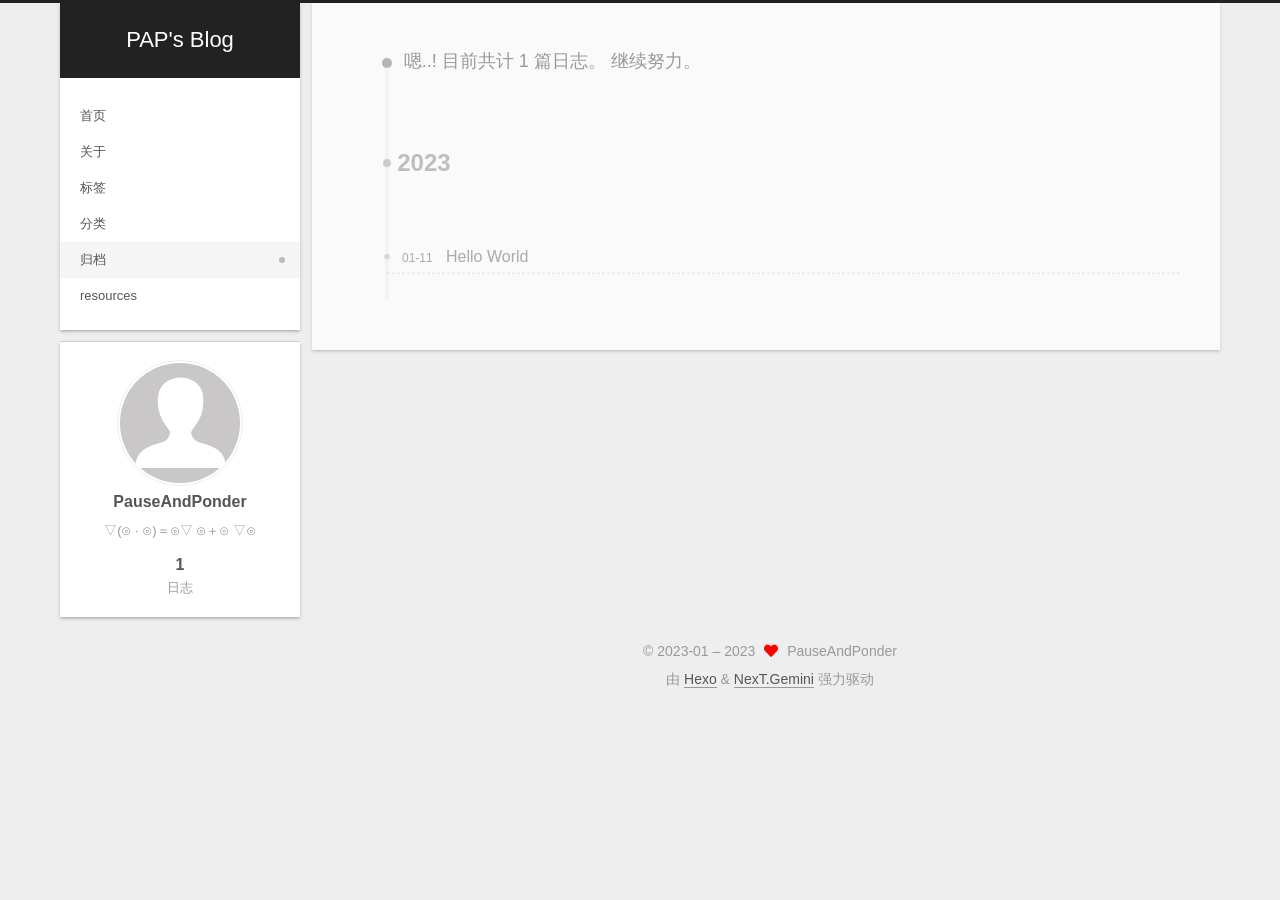
<file: archives/2023/index.html>
<!DOCTYPE html>
<html lang="zh-CN">
<head>
  <meta charset="UTF-8">
<meta name="viewport" content="width=device-width, initial-scale=1, maximum-scale=2">
<meta name="theme-color" content="#222">
<meta name="generator" content="Hexo 6.3.0">
  <link rel="apple-touch-icon" sizes="180x180" href="/images/apple-touch-icon-next.png">
  <link rel="icon" type="image/png" sizes="32x32" href="/images/favicon-32x32-next.png">
  <link rel="icon" type="image/png" sizes="16x16" href="/images/favicon-16x16-next.png">
  <link rel="mask-icon" href="/images/logo.svg" color="#222">

<link rel="stylesheet" href="/css/main.css">


<link rel="stylesheet" href="/lib/font-awesome/css/all.min.css">

<script id="hexo-configurations">
    var NexT = window.NexT || {};
    var CONFIG = {"hostname":"example.com","root":"/","scheme":"Gemini","version":"7.8.0","exturl":false,"sidebar":{"position":"left","display":"post","padding":18,"offset":12,"onmobile":false},"copycode":{"enable":false,"show_result":false,"style":null},"back2top":{"enable":true,"sidebar":false,"scrollpercent":false},"bookmark":{"enable":false,"color":"#222","save":"auto"},"fancybox":false,"mediumzoom":false,"lazyload":false,"pangu":false,"comments":{"style":"tabs","active":null,"storage":true,"lazyload":false,"nav":null},"algolia":{"hits":{"per_page":10},"labels":{"input_placeholder":"Search for Posts","hits_empty":"We didn't find any results for the search: ${query}","hits_stats":"${hits} results found in ${time} ms"}},"localsearch":{"enable":false,"trigger":"auto","top_n_per_article":1,"unescape":false,"preload":false},"motion":{"enable":true,"async":false,"transition":{"post_block":"fadeIn","post_header":"slideDownIn","post_body":"slideDownIn","coll_header":"slideLeftIn","sidebar":"slideUpIn"}}};
  </script>

  <meta name="description" content="▽(⊙ · ⊙)＝⊙▽ ⊙＋⊙ ▽⊙">
<meta property="og:type" content="website">
<meta property="og:title" content="PAP&#39;s Blog">
<meta property="og:url" content="http://example.com/archives/2023/index.html">
<meta property="og:site_name" content="PAP&#39;s Blog">
<meta property="og:description" content="▽(⊙ · ⊙)＝⊙▽ ⊙＋⊙ ▽⊙">
<meta property="og:locale" content="zh_CN">
<meta property="article:author" content="PauseAndPonder">
<meta name="twitter:card" content="summary">

<link rel="canonical" href="http://example.com/archives/2023/">


<script id="page-configurations">
  // https://hexo.io/docs/variables.html
  CONFIG.page = {
    sidebar: "",
    isHome : false,
    isPost : false,
    lang   : 'zh-CN'
  };
</script>

  <title>归档 | PAP's Blog</title>
  






  <noscript>
  <style>
  .use-motion .brand,
  .use-motion .menu-item,
  .sidebar-inner,
  .use-motion .post-block,
  .use-motion .pagination,
  .use-motion .comments,
  .use-motion .post-header,
  .use-motion .post-body,
  .use-motion .collection-header { opacity: initial; }

  .use-motion .site-title,
  .use-motion .site-subtitle {
    opacity: initial;
    top: initial;
  }

  .use-motion .logo-line-before i { left: initial; }
  .use-motion .logo-line-after i { right: initial; }
  </style>
</noscript>

</head>

<body itemscope itemtype="http://schema.org/WebPage">
  <div class="container use-motion">
    <div class="headband"></div>

    <header class="header" itemscope itemtype="http://schema.org/WPHeader">
      <div class="header-inner"><div class="site-brand-container">
  <div class="site-nav-toggle">
    <div class="toggle" aria-label="切换导航栏">
      <span class="toggle-line toggle-line-first"></span>
      <span class="toggle-line toggle-line-middle"></span>
      <span class="toggle-line toggle-line-last"></span>
    </div>
  </div>

  <div class="site-meta">

    <a href="/" class="brand" rel="start">
      <span class="logo-line-before"><i></i></span>
      <h1 class="site-title">PAP's Blog</h1>
      <span class="logo-line-after"><i></i></span>
    </a>
  </div>

  <div class="site-nav-right">
    <div class="toggle popup-trigger">
    </div>
  </div>
</div>




<nav class="site-nav">
  <ul id="menu" class="main-menu menu">
        <li class="menu-item menu-item-home">

    <a href="/" rel="section"><i class="home fa-fw"></i>首页</a>

  </li>
        <li class="menu-item menu-item-about">

    <a href="/about/" rel="section"><i class="about fa-fw"></i>关于</a>

  </li>
        <li class="menu-item menu-item-tags">

    <a href="/tags/" rel="section"><i class="tags fa-fw"></i>标签</a>

  </li>
        <li class="menu-item menu-item-categories">

    <a href="/categories/" rel="section"><i class="th fa-fw"></i>分类</a>

  </li>
        <li class="menu-item menu-item-archives">

    <a href="/archives/" rel="section"><i class="archive fa-fw"></i>归档</a>

  </li>
        <li class="menu-item menu-item-resources">

    <a href="/resources/" rel="section"><i class="download fa-fw"></i>resources</a>

  </li>
  </ul>
</nav>




</div>
    </header>

    
  <div class="back-to-top">
    <i class="fa fa-arrow-up"></i>
    <span>0%</span>
  </div>


    <main class="main">
      <div class="main-inner">
        <div class="content-wrap">
          

          <div class="content archive">
            

  
  
  
  <div class="post-block">
    <div class="posts-collapse">
      <div class="collection-title">
        <span class="collection-header">嗯..! 目前共计 1 篇日志。 继续努力。</span>
      </div>

      
    <div class="collection-year">
      <span class="collection-header">2023</span>
    </div>

  <article itemscope itemtype="http://schema.org/Article">
    <header class="post-header">

      <div class="post-meta">
        <time itemprop="dateCreated"
              datetime="2023-01-11T17:25:06+08:00"
              content="2023-01-11">
          01-11
        </time>
      </div>

      <div class="post-title">
          <a class="post-title-link" href="/2023/01/11/hello-world/" itemprop="url">
            <span itemprop="name">Hello World</span>
          </a>
      </div>

    </header>
  </article>


    </div>
  </div>
  
  
  

  



          </div>
          

<script>
  window.addEventListener('tabs:register', () => {
    let { activeClass } = CONFIG.comments;
    if (CONFIG.comments.storage) {
      activeClass = localStorage.getItem('comments_active') || activeClass;
    }
    if (activeClass) {
      let activeTab = document.querySelector(`a[href="#comment-${activeClass}"]`);
      if (activeTab) {
        activeTab.click();
      }
    }
  });
  if (CONFIG.comments.storage) {
    window.addEventListener('tabs:click', event => {
      if (!event.target.matches('.tabs-comment .tab-content .tab-pane')) return;
      let commentClass = event.target.classList[1];
      localStorage.setItem('comments_active', commentClass);
    });
  }
</script>

        </div>
          
  
  <div class="toggle sidebar-toggle">
    <span class="toggle-line toggle-line-first"></span>
    <span class="toggle-line toggle-line-middle"></span>
    <span class="toggle-line toggle-line-last"></span>
  </div>

  <aside class="sidebar">
    <div class="sidebar-inner">

      <ul class="sidebar-nav motion-element">
        <li class="sidebar-nav-toc">
          文章目录
        </li>
        <li class="sidebar-nav-overview">
          站点概览
        </li>
      </ul>

      <!--noindex-->
      <div class="post-toc-wrap sidebar-panel">
      </div>
      <!--/noindex-->

      <div class="site-overview-wrap sidebar-panel">
        <div class="site-author motion-element" itemprop="author" itemscope itemtype="http://schema.org/Person">
    <img class="site-author-image" itemprop="image" alt="PauseAndPonder"
      src="/images/avatar.gif">
  <p class="site-author-name" itemprop="name">PauseAndPonder</p>
  <div class="site-description" itemprop="description">▽(⊙ · ⊙)＝⊙▽ ⊙＋⊙ ▽⊙</div>
</div>
<div class="site-state-wrap motion-element">
  <nav class="site-state">
      <div class="site-state-item site-state-posts">
          <a href="/archives/">
        
          <span class="site-state-item-count">1</span>
          <span class="site-state-item-name">日志</span>
        </a>
      </div>
  </nav>
</div>



      </div>

    </div>
  </aside>
  <div id="sidebar-dimmer"></div>


      </div>
    </main>

    <footer class="footer">
      <div class="footer-inner">
        

        

<div class="copyright">
  
  &copy; 2023-01 – 
  <span itemprop="copyrightYear">2023</span>
  <span class="with-love">
    <i class="fa fa-heart"></i>
  </span>
  <span class="author" itemprop="copyrightHolder">PauseAndPonder</span>
</div>
  <div class="powered-by">由 <a href="https://hexo.io/" class="theme-link" rel="noopener" target="_blank">Hexo</a> & <a href="https://theme-next.org/" class="theme-link" rel="noopener" target="_blank">NexT.Gemini</a> 强力驱动
  </div>

        








      </div>
    </footer>
  </div>

  
  <script src="/lib/anime.min.js"></script>
  <script src="/lib/velocity/velocity.min.js"></script>
  <script src="/lib/velocity/velocity.ui.min.js"></script>

<script src="/js/utils.js"></script>

<script src="/js/motion.js"></script>


<script src="/js/schemes/pisces.js"></script>


<script src="/js/next-boot.js"></script>




  















  

  

</body>
</html>
</file>
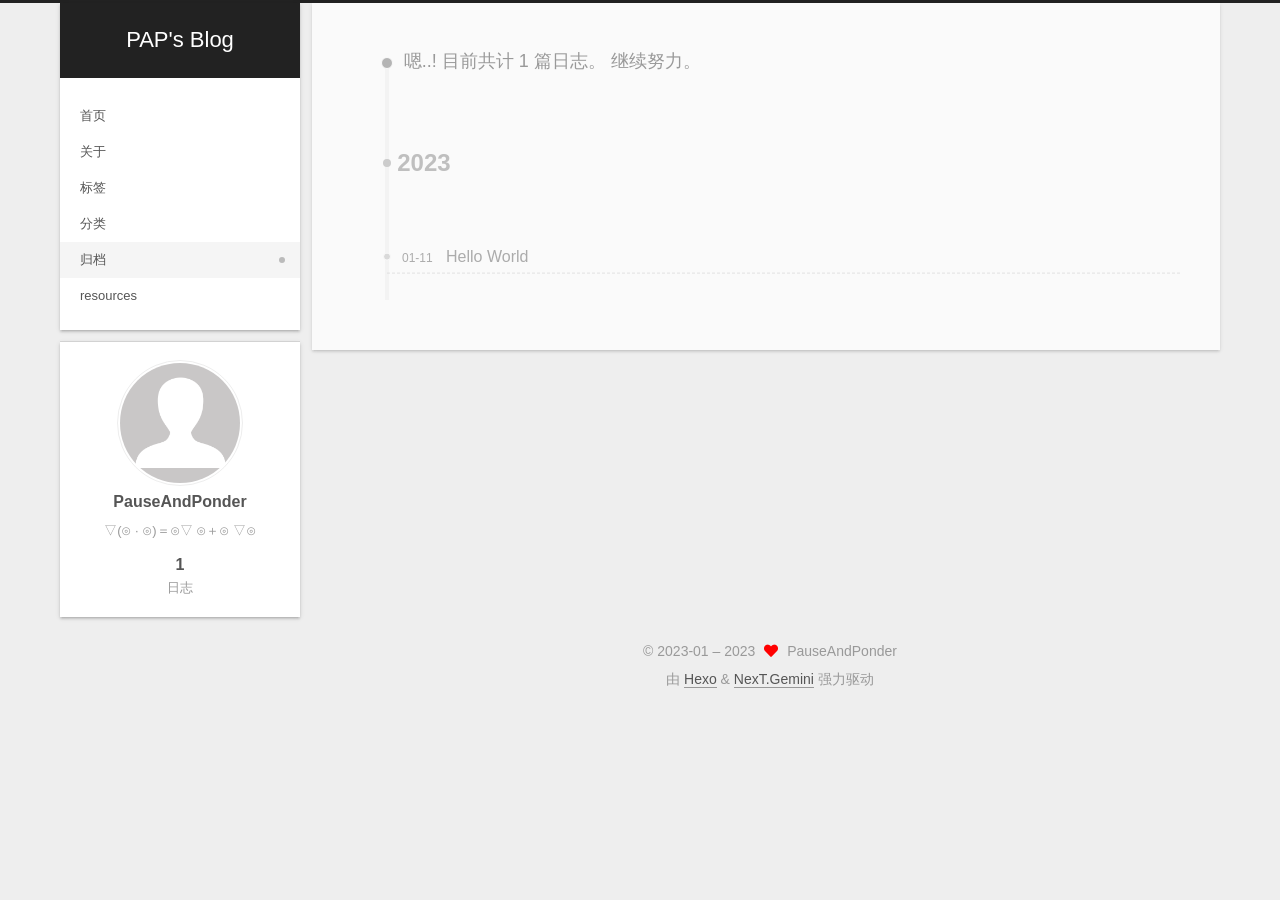
<file: archives/2023/01/index.html>
<!DOCTYPE html>
<html lang="zh-CN">
<head>
  <meta charset="UTF-8">
<meta name="viewport" content="width=device-width, initial-scale=1, maximum-scale=2">
<meta name="theme-color" content="#222">
<meta name="generator" content="Hexo 6.3.0">
  <link rel="apple-touch-icon" sizes="180x180" href="/images/apple-touch-icon-next.png">
  <link rel="icon" type="image/png" sizes="32x32" href="/images/favicon-32x32-next.png">
  <link rel="icon" type="image/png" sizes="16x16" href="/images/favicon-16x16-next.png">
  <link rel="mask-icon" href="/images/logo.svg" color="#222">

<link rel="stylesheet" href="/css/main.css">


<link rel="stylesheet" href="/lib/font-awesome/css/all.min.css">

<script id="hexo-configurations">
    var NexT = window.NexT || {};
    var CONFIG = {"hostname":"example.com","root":"/","scheme":"Gemini","version":"7.8.0","exturl":false,"sidebar":{"position":"left","display":"post","padding":18,"offset":12,"onmobile":false},"copycode":{"enable":false,"show_result":false,"style":null},"back2top":{"enable":true,"sidebar":false,"scrollpercent":false},"bookmark":{"enable":false,"color":"#222","save":"auto"},"fancybox":false,"mediumzoom":false,"lazyload":false,"pangu":false,"comments":{"style":"tabs","active":null,"storage":true,"lazyload":false,"nav":null},"algolia":{"hits":{"per_page":10},"labels":{"input_placeholder":"Search for Posts","hits_empty":"We didn't find any results for the search: ${query}","hits_stats":"${hits} results found in ${time} ms"}},"localsearch":{"enable":false,"trigger":"auto","top_n_per_article":1,"unescape":false,"preload":false},"motion":{"enable":true,"async":false,"transition":{"post_block":"fadeIn","post_header":"slideDownIn","post_body":"slideDownIn","coll_header":"slideLeftIn","sidebar":"slideUpIn"}}};
  </script>

  <meta name="description" content="▽(⊙ · ⊙)＝⊙▽ ⊙＋⊙ ▽⊙">
<meta property="og:type" content="website">
<meta property="og:title" content="PAP&#39;s Blog">
<meta property="og:url" content="http://example.com/archives/2023/01/index.html">
<meta property="og:site_name" content="PAP&#39;s Blog">
<meta property="og:description" content="▽(⊙ · ⊙)＝⊙▽ ⊙＋⊙ ▽⊙">
<meta property="og:locale" content="zh_CN">
<meta property="article:author" content="PauseAndPonder">
<meta name="twitter:card" content="summary">

<link rel="canonical" href="http://example.com/archives/2023/01/">


<script id="page-configurations">
  // https://hexo.io/docs/variables.html
  CONFIG.page = {
    sidebar: "",
    isHome : false,
    isPost : false,
    lang   : 'zh-CN'
  };
</script>

  <title>归档 | PAP's Blog</title>
  






  <noscript>
  <style>
  .use-motion .brand,
  .use-motion .menu-item,
  .sidebar-inner,
  .use-motion .post-block,
  .use-motion .pagination,
  .use-motion .comments,
  .use-motion .post-header,
  .use-motion .post-body,
  .use-motion .collection-header { opacity: initial; }

  .use-motion .site-title,
  .use-motion .site-subtitle {
    opacity: initial;
    top: initial;
  }

  .use-motion .logo-line-before i { left: initial; }
  .use-motion .logo-line-after i { right: initial; }
  </style>
</noscript>

</head>

<body itemscope itemtype="http://schema.org/WebPage">
  <div class="container use-motion">
    <div class="headband"></div>

    <header class="header" itemscope itemtype="http://schema.org/WPHeader">
      <div class="header-inner"><div class="site-brand-container">
  <div class="site-nav-toggle">
    <div class="toggle" aria-label="切换导航栏">
      <span class="toggle-line toggle-line-first"></span>
      <span class="toggle-line toggle-line-middle"></span>
      <span class="toggle-line toggle-line-last"></span>
    </div>
  </div>

  <div class="site-meta">

    <a href="/" class="brand" rel="start">
      <span class="logo-line-before"><i></i></span>
      <h1 class="site-title">PAP's Blog</h1>
      <span class="logo-line-after"><i></i></span>
    </a>
  </div>

  <div class="site-nav-right">
    <div class="toggle popup-trigger">
    </div>
  </div>
</div>




<nav class="site-nav">
  <ul id="menu" class="main-menu menu">
        <li class="menu-item menu-item-home">

    <a href="/" rel="section"><i class="home fa-fw"></i>首页</a>

  </li>
        <li class="menu-item menu-item-about">

    <a href="/about/" rel="section"><i class="about fa-fw"></i>关于</a>

  </li>
        <li class="menu-item menu-item-tags">

    <a href="/tags/" rel="section"><i class="tags fa-fw"></i>标签</a>

  </li>
        <li class="menu-item menu-item-categories">

    <a href="/categories/" rel="section"><i class="th fa-fw"></i>分类</a>

  </li>
        <li class="menu-item menu-item-archives">

    <a href="/archives/" rel="section"><i class="archive fa-fw"></i>归档</a>

  </li>
        <li class="menu-item menu-item-resources">

    <a href="/resources/" rel="section"><i class="download fa-fw"></i>resources</a>

  </li>
  </ul>
</nav>




</div>
    </header>

    
  <div class="back-to-top">
    <i class="fa fa-arrow-up"></i>
    <span>0%</span>
  </div>


    <main class="main">
      <div class="main-inner">
        <div class="content-wrap">
          

          <div class="content archive">
            

  
  
  
  <div class="post-block">
    <div class="posts-collapse">
      <div class="collection-title">
        <span class="collection-header">嗯..! 目前共计 1 篇日志。 继续努力。</span>
      </div>

      
    <div class="collection-year">
      <span class="collection-header">2023</span>
    </div>

  <article itemscope itemtype="http://schema.org/Article">
    <header class="post-header">

      <div class="post-meta">
        <time itemprop="dateCreated"
              datetime="2023-01-11T17:25:06+08:00"
              content="2023-01-11">
          01-11
        </time>
      </div>

      <div class="post-title">
          <a class="post-title-link" href="/2023/01/11/hello-world/" itemprop="url">
            <span itemprop="name">Hello World</span>
          </a>
      </div>

    </header>
  </article>


    </div>
  </div>
  
  
  

  



          </div>
          

<script>
  window.addEventListener('tabs:register', () => {
    let { activeClass } = CONFIG.comments;
    if (CONFIG.comments.storage) {
      activeClass = localStorage.getItem('comments_active') || activeClass;
    }
    if (activeClass) {
      let activeTab = document.querySelector(`a[href="#comment-${activeClass}"]`);
      if (activeTab) {
        activeTab.click();
      }
    }
  });
  if (CONFIG.comments.storage) {
    window.addEventListener('tabs:click', event => {
      if (!event.target.matches('.tabs-comment .tab-content .tab-pane')) return;
      let commentClass = event.target.classList[1];
      localStorage.setItem('comments_active', commentClass);
    });
  }
</script>

        </div>
          
  
  <div class="toggle sidebar-toggle">
    <span class="toggle-line toggle-line-first"></span>
    <span class="toggle-line toggle-line-middle"></span>
    <span class="toggle-line toggle-line-last"></span>
  </div>

  <aside class="sidebar">
    <div class="sidebar-inner">

      <ul class="sidebar-nav motion-element">
        <li class="sidebar-nav-toc">
          文章目录
        </li>
        <li class="sidebar-nav-overview">
          站点概览
        </li>
      </ul>

      <!--noindex-->
      <div class="post-toc-wrap sidebar-panel">
      </div>
      <!--/noindex-->

      <div class="site-overview-wrap sidebar-panel">
        <div class="site-author motion-element" itemprop="author" itemscope itemtype="http://schema.org/Person">
    <img class="site-author-image" itemprop="image" alt="PauseAndPonder"
      src="/images/avatar.gif">
  <p class="site-author-name" itemprop="name">PauseAndPonder</p>
  <div class="site-description" itemprop="description">▽(⊙ · ⊙)＝⊙▽ ⊙＋⊙ ▽⊙</div>
</div>
<div class="site-state-wrap motion-element">
  <nav class="site-state">
      <div class="site-state-item site-state-posts">
          <a href="/archives/">
        
          <span class="site-state-item-count">1</span>
          <span class="site-state-item-name">日志</span>
        </a>
      </div>
  </nav>
</div>



      </div>

    </div>
  </aside>
  <div id="sidebar-dimmer"></div>


      </div>
    </main>

    <footer class="footer">
      <div class="footer-inner">
        

        

<div class="copyright">
  
  &copy; 2023-01 – 
  <span itemprop="copyrightYear">2023</span>
  <span class="with-love">
    <i class="fa fa-heart"></i>
  </span>
  <span class="author" itemprop="copyrightHolder">PauseAndPonder</span>
</div>
  <div class="powered-by">由 <a href="https://hexo.io/" class="theme-link" rel="noopener" target="_blank">Hexo</a> & <a href="https://theme-next.org/" class="theme-link" rel="noopener" target="_blank">NexT.Gemini</a> 强力驱动
  </div>

        








      </div>
    </footer>
  </div>

  
  <script src="/lib/anime.min.js"></script>
  <script src="/lib/velocity/velocity.min.js"></script>
  <script src="/lib/velocity/velocity.ui.min.js"></script>

<script src="/js/utils.js"></script>

<script src="/js/motion.js"></script>


<script src="/js/schemes/pisces.js"></script>


<script src="/js/next-boot.js"></script>




  















  

  

</body>
</html>
</file>
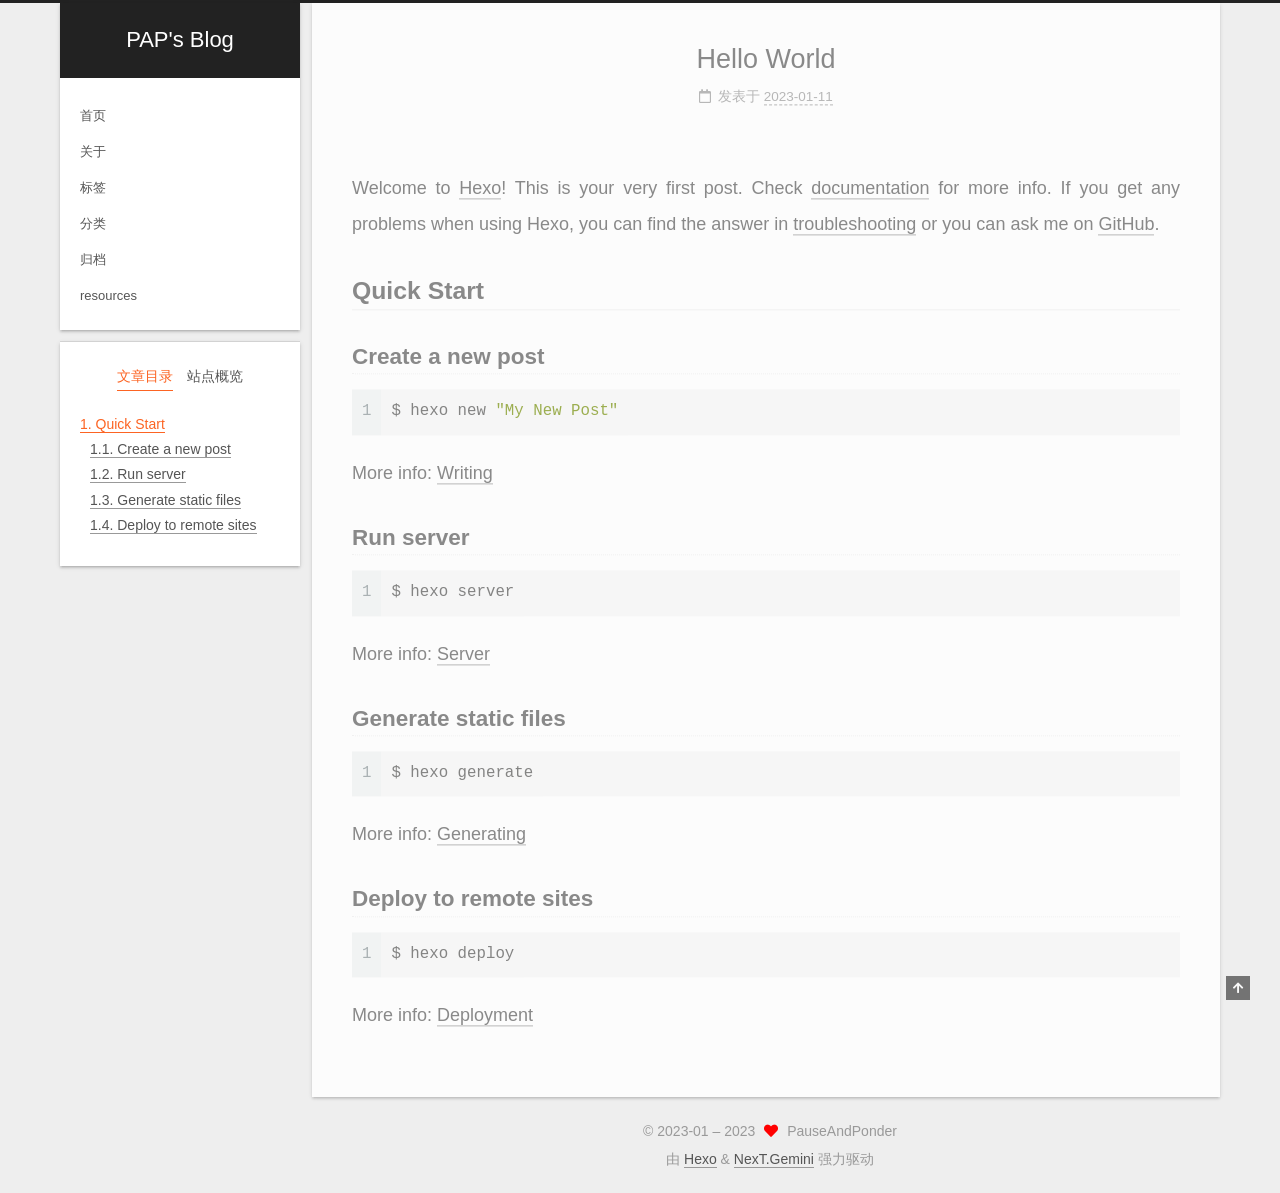
<file: 2023/01/11/hello-world/index.html>
<!DOCTYPE html>
<html lang="zh-CN">
<head>
  <meta charset="UTF-8">
<meta name="viewport" content="width=device-width, initial-scale=1, maximum-scale=2">
<meta name="theme-color" content="#222">
<meta name="generator" content="Hexo 6.3.0">
  <link rel="apple-touch-icon" sizes="180x180" href="/images/apple-touch-icon-next.png">
  <link rel="icon" type="image/png" sizes="32x32" href="/images/favicon-32x32-next.png">
  <link rel="icon" type="image/png" sizes="16x16" href="/images/favicon-16x16-next.png">
  <link rel="mask-icon" href="/images/logo.svg" color="#222">

<link rel="stylesheet" href="/css/main.css">


<link rel="stylesheet" href="/lib/font-awesome/css/all.min.css">

<script id="hexo-configurations">
    var NexT = window.NexT || {};
    var CONFIG = {"hostname":"example.com","root":"/","scheme":"Gemini","version":"7.8.0","exturl":false,"sidebar":{"position":"left","display":"post","padding":18,"offset":12,"onmobile":false},"copycode":{"enable":false,"show_result":false,"style":null},"back2top":{"enable":true,"sidebar":false,"scrollpercent":false},"bookmark":{"enable":false,"color":"#222","save":"auto"},"fancybox":false,"mediumzoom":false,"lazyload":false,"pangu":false,"comments":{"style":"tabs","active":null,"storage":true,"lazyload":false,"nav":null},"algolia":{"hits":{"per_page":10},"labels":{"input_placeholder":"Search for Posts","hits_empty":"We didn't find any results for the search: ${query}","hits_stats":"${hits} results found in ${time} ms"}},"localsearch":{"enable":false,"trigger":"auto","top_n_per_article":1,"unescape":false,"preload":false},"motion":{"enable":true,"async":false,"transition":{"post_block":"fadeIn","post_header":"slideDownIn","post_body":"slideDownIn","coll_header":"slideLeftIn","sidebar":"slideUpIn"}}};
  </script>

  <meta name="description" content="Welcome to Hexo! This is your very first post. Check documentation for more info. If you get any problems when using Hexo, you can find the answer in troubleshooting or you can ask me on GitHub. Quick">
<meta property="og:type" content="article">
<meta property="og:title" content="Hello World">
<meta property="og:url" content="http://example.com/2023/01/11/hello-world/index.html">
<meta property="og:site_name" content="PAP&#39;s Blog">
<meta property="og:description" content="Welcome to Hexo! This is your very first post. Check documentation for more info. If you get any problems when using Hexo, you can find the answer in troubleshooting or you can ask me on GitHub. Quick">
<meta property="og:locale" content="zh_CN">
<meta property="article:published_time" content="2023-01-11T09:25:06.869Z">
<meta property="article:modified_time" content="2023-01-11T09:25:06.869Z">
<meta property="article:author" content="PauseAndPonder">
<meta name="twitter:card" content="summary">

<link rel="canonical" href="http://example.com/2023/01/11/hello-world/">


<script id="page-configurations">
  // https://hexo.io/docs/variables.html
  CONFIG.page = {
    sidebar: "",
    isHome : false,
    isPost : true,
    lang   : 'zh-CN'
  };
</script>

  <title>Hello World | PAP's Blog</title>
  






  <noscript>
  <style>
  .use-motion .brand,
  .use-motion .menu-item,
  .sidebar-inner,
  .use-motion .post-block,
  .use-motion .pagination,
  .use-motion .comments,
  .use-motion .post-header,
  .use-motion .post-body,
  .use-motion .collection-header { opacity: initial; }

  .use-motion .site-title,
  .use-motion .site-subtitle {
    opacity: initial;
    top: initial;
  }

  .use-motion .logo-line-before i { left: initial; }
  .use-motion .logo-line-after i { right: initial; }
  </style>
</noscript>

</head>

<body itemscope itemtype="http://schema.org/WebPage">
  <div class="container use-motion">
    <div class="headband"></div>

    <header class="header" itemscope itemtype="http://schema.org/WPHeader">
      <div class="header-inner"><div class="site-brand-container">
  <div class="site-nav-toggle">
    <div class="toggle" aria-label="切换导航栏">
      <span class="toggle-line toggle-line-first"></span>
      <span class="toggle-line toggle-line-middle"></span>
      <span class="toggle-line toggle-line-last"></span>
    </div>
  </div>

  <div class="site-meta">

    <a href="/" class="brand" rel="start">
      <span class="logo-line-before"><i></i></span>
      <h1 class="site-title">PAP's Blog</h1>
      <span class="logo-line-after"><i></i></span>
    </a>
  </div>

  <div class="site-nav-right">
    <div class="toggle popup-trigger">
    </div>
  </div>
</div>




<nav class="site-nav">
  <ul id="menu" class="main-menu menu">
        <li class="menu-item menu-item-home">

    <a href="/" rel="section"><i class="home fa-fw"></i>首页</a>

  </li>
        <li class="menu-item menu-item-about">

    <a href="/about/" rel="section"><i class="about fa-fw"></i>关于</a>

  </li>
        <li class="menu-item menu-item-tags">

    <a href="/tags/" rel="section"><i class="tags fa-fw"></i>标签</a>

  </li>
        <li class="menu-item menu-item-categories">

    <a href="/categories/" rel="section"><i class="th fa-fw"></i>分类</a>

  </li>
        <li class="menu-item menu-item-archives">

    <a href="/archives/" rel="section"><i class="archive fa-fw"></i>归档</a>

  </li>
        <li class="menu-item menu-item-resources">

    <a href="/resources/" rel="section"><i class="download fa-fw"></i>resources</a>

  </li>
  </ul>
</nav>




</div>
    </header>

    
  <div class="back-to-top">
    <i class="fa fa-arrow-up"></i>
    <span>0%</span>
  </div>


    <main class="main">
      <div class="main-inner">
        <div class="content-wrap">
          

          <div class="content post posts-expand">
            

    
  
  
  <article itemscope itemtype="http://schema.org/Article" class="post-block" lang="zh-CN">
    <link itemprop="mainEntityOfPage" href="http://example.com/2023/01/11/hello-world/">

    <span hidden itemprop="author" itemscope itemtype="http://schema.org/Person">
      <meta itemprop="image" content="/images/avatar.gif">
      <meta itemprop="name" content="PauseAndPonder">
      <meta itemprop="description" content="▽(⊙ · ⊙)＝⊙▽ ⊙＋⊙ ▽⊙">
    </span>

    <span hidden itemprop="publisher" itemscope itemtype="http://schema.org/Organization">
      <meta itemprop="name" content="PAP's Blog">
    </span>
      <header class="post-header">
        <h1 class="post-title" itemprop="name headline">
          Hello World
        </h1>

        <div class="post-meta">
            <span class="post-meta-item">
              <span class="post-meta-item-icon">
                <i class="far fa-calendar"></i>
              </span>
              <span class="post-meta-item-text">发表于</span>

              <time title="创建时间：2023-01-11 17:25:06" itemprop="dateCreated datePublished" datetime="2023-01-11T17:25:06+08:00">2023-01-11</time>
            </span>

          

        </div>
      </header>

    
    
    
    <div class="post-body" itemprop="articleBody">

      
        <p>Welcome to <a target="_blank" rel="noopener" href="https://hexo.io/">Hexo</a>! This is your very first post. Check <a target="_blank" rel="noopener" href="https://hexo.io/docs/">documentation</a> for more info. If you get any problems when using Hexo, you can find the answer in <a target="_blank" rel="noopener" href="https://hexo.io/docs/troubleshooting.html">troubleshooting</a> or you can ask me on <a target="_blank" rel="noopener" href="https://github.com/hexojs/hexo/issues">GitHub</a>.</p>
<h2 id="Quick-Start"><a href="#Quick-Start" class="headerlink" title="Quick Start"></a>Quick Start</h2><h3 id="Create-a-new-post"><a href="#Create-a-new-post" class="headerlink" title="Create a new post"></a>Create a new post</h3><figure class="highlight bash"><table><tr><td class="gutter"><pre><span class="line">1</span><br></pre></td><td class="code"><pre><span class="line">$ hexo new <span class="string">&quot;My New Post&quot;</span></span><br></pre></td></tr></table></figure>

<p>More info: <a target="_blank" rel="noopener" href="https://hexo.io/docs/writing.html">Writing</a></p>
<h3 id="Run-server"><a href="#Run-server" class="headerlink" title="Run server"></a>Run server</h3><figure class="highlight bash"><table><tr><td class="gutter"><pre><span class="line">1</span><br></pre></td><td class="code"><pre><span class="line">$ hexo server</span><br></pre></td></tr></table></figure>

<p>More info: <a target="_blank" rel="noopener" href="https://hexo.io/docs/server.html">Server</a></p>
<h3 id="Generate-static-files"><a href="#Generate-static-files" class="headerlink" title="Generate static files"></a>Generate static files</h3><figure class="highlight bash"><table><tr><td class="gutter"><pre><span class="line">1</span><br></pre></td><td class="code"><pre><span class="line">$ hexo generate</span><br></pre></td></tr></table></figure>

<p>More info: <a target="_blank" rel="noopener" href="https://hexo.io/docs/generating.html">Generating</a></p>
<h3 id="Deploy-to-remote-sites"><a href="#Deploy-to-remote-sites" class="headerlink" title="Deploy to remote sites"></a>Deploy to remote sites</h3><figure class="highlight bash"><table><tr><td class="gutter"><pre><span class="line">1</span><br></pre></td><td class="code"><pre><span class="line">$ hexo deploy</span><br></pre></td></tr></table></figure>

<p>More info: <a target="_blank" rel="noopener" href="https://hexo.io/docs/one-command-deployment.html">Deployment</a></p>

    </div>

    
    
    

      <footer class="post-footer">

        


        
      </footer>
    
  </article>
  
  
  



          </div>
          

<script>
  window.addEventListener('tabs:register', () => {
    let { activeClass } = CONFIG.comments;
    if (CONFIG.comments.storage) {
      activeClass = localStorage.getItem('comments_active') || activeClass;
    }
    if (activeClass) {
      let activeTab = document.querySelector(`a[href="#comment-${activeClass}"]`);
      if (activeTab) {
        activeTab.click();
      }
    }
  });
  if (CONFIG.comments.storage) {
    window.addEventListener('tabs:click', event => {
      if (!event.target.matches('.tabs-comment .tab-content .tab-pane')) return;
      let commentClass = event.target.classList[1];
      localStorage.setItem('comments_active', commentClass);
    });
  }
</script>

        </div>
          
  
  <div class="toggle sidebar-toggle">
    <span class="toggle-line toggle-line-first"></span>
    <span class="toggle-line toggle-line-middle"></span>
    <span class="toggle-line toggle-line-last"></span>
  </div>

  <aside class="sidebar">
    <div class="sidebar-inner">

      <ul class="sidebar-nav motion-element">
        <li class="sidebar-nav-toc">
          文章目录
        </li>
        <li class="sidebar-nav-overview">
          站点概览
        </li>
      </ul>

      <!--noindex-->
      <div class="post-toc-wrap sidebar-panel">
          <div class="post-toc motion-element"><ol class="nav"><li class="nav-item nav-level-2"><a class="nav-link" href="#Quick-Start"><span class="nav-number">1.</span> <span class="nav-text">Quick Start</span></a><ol class="nav-child"><li class="nav-item nav-level-3"><a class="nav-link" href="#Create-a-new-post"><span class="nav-number">1.1.</span> <span class="nav-text">Create a new post</span></a></li><li class="nav-item nav-level-3"><a class="nav-link" href="#Run-server"><span class="nav-number">1.2.</span> <span class="nav-text">Run server</span></a></li><li class="nav-item nav-level-3"><a class="nav-link" href="#Generate-static-files"><span class="nav-number">1.3.</span> <span class="nav-text">Generate static files</span></a></li><li class="nav-item nav-level-3"><a class="nav-link" href="#Deploy-to-remote-sites"><span class="nav-number">1.4.</span> <span class="nav-text">Deploy to remote sites</span></a></li></ol></li></ol></div>
      </div>
      <!--/noindex-->

      <div class="site-overview-wrap sidebar-panel">
        <div class="site-author motion-element" itemprop="author" itemscope itemtype="http://schema.org/Person">
    <img class="site-author-image" itemprop="image" alt="PauseAndPonder"
      src="/images/avatar.gif">
  <p class="site-author-name" itemprop="name">PauseAndPonder</p>
  <div class="site-description" itemprop="description">▽(⊙ · ⊙)＝⊙▽ ⊙＋⊙ ▽⊙</div>
</div>
<div class="site-state-wrap motion-element">
  <nav class="site-state">
      <div class="site-state-item site-state-posts">
          <a href="/archives/">
        
          <span class="site-state-item-count">1</span>
          <span class="site-state-item-name">日志</span>
        </a>
      </div>
  </nav>
</div>



      </div>

    </div>
  </aside>
  <div id="sidebar-dimmer"></div>


      </div>
    </main>

    <footer class="footer">
      <div class="footer-inner">
        

        

<div class="copyright">
  
  &copy; 2023-01 – 
  <span itemprop="copyrightYear">2023</span>
  <span class="with-love">
    <i class="fa fa-heart"></i>
  </span>
  <span class="author" itemprop="copyrightHolder">PauseAndPonder</span>
</div>
  <div class="powered-by">由 <a href="https://hexo.io/" class="theme-link" rel="noopener" target="_blank">Hexo</a> & <a href="https://theme-next.org/" class="theme-link" rel="noopener" target="_blank">NexT.Gemini</a> 强力驱动
  </div>

        








      </div>
    </footer>
  </div>

  
  <script src="/lib/anime.min.js"></script>
  <script src="/lib/velocity/velocity.min.js"></script>
  <script src="/lib/velocity/velocity.ui.min.js"></script>

<script src="/js/utils.js"></script>

<script src="/js/motion.js"></script>


<script src="/js/schemes/pisces.js"></script>


<script src="/js/next-boot.js"></script>




  















  

  

</body>
</html>
</file>
<file: css/main.css>
:root {
  --body-bg-color: #eee;
  --content-bg-color: #fff;
  --card-bg-color: #f5f5f5;
  --text-color: #555;
  --blockquote-color: #666;
  --link-color: #555;
  --link-hover-color: #222;
  --brand-color: #fff;
  --brand-hover-color: #fff;
  --table-row-odd-bg-color: #f9f9f9;
  --table-row-hover-bg-color: #f5f5f5;
  --menu-item-bg-color: #f5f5f5;
  --btn-default-bg: #fff;
  --btn-default-color: #555;
  --btn-default-border-color: #555;
  --btn-default-hover-bg: #222;
  --btn-default-hover-color: #fff;
  --btn-default-hover-border-color: #222;
}
html {
  line-height: 1.15; /* 1 */
  -webkit-text-size-adjust: 100%; /* 2 */
}
body {
  margin: 0;
}
main {
  display: block;
}
h1 {
  font-size: 2em;
  margin: 0.67em 0;
}
hr {
  box-sizing: content-box; /* 1 */
  height: 0; /* 1 */
  overflow: visible; /* 2 */
}
pre {
  font-family: monospace, monospace; /* 1 */
  font-size: 1em; /* 2 */
}
a {
  background: transparent;
}
abbr[title] {
  border-bottom: none; /* 1 */
  text-decoration: underline; /* 2 */
  text-decoration: underline dotted; /* 2 */
}
b,
strong {
  font-weight: bolder;
}
code,
kbd,
samp {
  font-family: monospace, monospace; /* 1 */
  font-size: 1em; /* 2 */
}
small {
  font-size: 80%;
}
sub,
sup {
  font-size: 75%;
  line-height: 0;
  position: relative;
  vertical-align: baseline;
}
sub {
  bottom: -0.25em;
}
sup {
  top: -0.5em;
}
img {
  border-style: none;
}
button,
input,
optgroup,
select,
textarea {
  font-family: inherit; /* 1 */
  font-size: 100%; /* 1 */
  line-height: 1.15; /* 1 */
  margin: 0; /* 2 */
}
button,
input {
/* 1 */
  overflow: visible;
}
button,
select {
/* 1 */
  text-transform: none;
}
button,
[type='button'],
[type='reset'],
[type='submit'] {
  -webkit-appearance: button;
}
button::-moz-focus-inner,
[type='button']::-moz-focus-inner,
[type='reset']::-moz-focus-inner,
[type='submit']::-moz-focus-inner {
  border-style: none;
  padding: 0;
}
button:-moz-focusring,
[type='button']:-moz-focusring,
[type='reset']:-moz-focusring,
[type='submit']:-moz-focusring {
  outline: 1px dotted ButtonText;
}
fieldset {
  padding: 0.35em 0.75em 0.625em;
}
legend {
  box-sizing: border-box; /* 1 */
  color: inherit; /* 2 */
  display: table; /* 1 */
  max-width: 100%; /* 1 */
  padding: 0; /* 3 */
  white-space: normal; /* 1 */
}
progress {
  vertical-align: baseline;
}
textarea {
  overflow: auto;
}
[type='checkbox'],
[type='radio'] {
  box-sizing: border-box; /* 1 */
  padding: 0; /* 2 */
}
[type='number']::-webkit-inner-spin-button,
[type='number']::-webkit-outer-spin-button {
  height: auto;
}
[type='search'] {
  outline-offset: -2px; /* 2 */
  -webkit-appearance: textfield; /* 1 */
}
[type='search']::-webkit-search-decoration {
  -webkit-appearance: none;
}
::-webkit-file-upload-button {
  font: inherit; /* 2 */
  -webkit-appearance: button; /* 1 */
}
details {
  display: block;
}
summary {
  display: list-item;
}
template {
  display: none;
}
[hidden] {
  display: none;
}
::selection {
  background: #262a30;
  color: #eee;
}
html,
body {
  height: 100%;
}
body {
  background: var(--body-bg-color);
  color: var(--text-color);
  font-family: 'Lato', "PingFang SC", "Microsoft YaHei", sans-serif;
  font-size: 1em;
  line-height: 2;
}
@media (max-width: 991px) {
  body {
    padding-left: 0 !important;
    padding-right: 0 !important;
  }
}
h1,
h2,
h3,
h4,
h5,
h6 {
  font-family: 'Lato', "PingFang SC", "Microsoft YaHei", sans-serif;
  font-weight: bold;
  line-height: 1.5;
  margin: 20px 0 15px;
}
h1 {
  font-size: 1.5em;
}
h2 {
  font-size: 1.375em;
}
h3 {
  font-size: 1.25em;
}
h4 {
  font-size: 1.125em;
}
h5 {
  font-size: 1em;
}
h6 {
  font-size: 0.875em;
}
p {
  margin: 0 0 20px 0;
}
a,
span.exturl {
  border-bottom: 1px solid #999;
  color: var(--link-color);
  outline: 0;
  text-decoration: none;
  overflow-wrap: break-word;
  word-wrap: break-word;
  cursor: pointer;
}
a:hover,
span.exturl:hover {
  border-bottom-color: var(--link-hover-color);
  color: var(--link-hover-color);
}
iframe,
img,
video {
  display: block;
  margin-left: auto;
  margin-right: auto;
  max-width: 100%;
}
hr {
  background-image: repeating-linear-gradient(-45deg, #ddd, #ddd 4px, transparent 4px, transparent 8px);
  border: 0;
  height: 3px;
  margin: 40px 0;
}
blockquote {
  border-left: 4px solid #ddd;
  color: var(--blockquote-color);
  margin: 0;
  padding: 0 15px;
}
blockquote cite::before {
  content: '-';
  padding: 0 5px;
}
dt {
  font-weight: bold;
}
dd {
  margin: 0;
  padding: 0;
}
kbd {
  background-color: #f5f5f5;
  background-image: linear-gradient(#eee, #fff, #eee);
  border: 1px solid #ccc;
  border-radius: 0.2em;
  box-shadow: 0.1em 0.1em 0.2em rgba(0,0,0,0.1);
  color: #555;
  font-family: inherit;
  padding: 0.1em 0.3em;
  white-space: nowrap;
}
.table-container {
  overflow: auto;
}
table {
  border-collapse: collapse;
  border-spacing: 0;
  font-size: 0.875em;
  margin: 0 0 20px 0;
  width: 100%;
}
tbody tr:nth-of-type(odd) {
  background: var(--table-row-odd-bg-color);
}
tbody tr:hover {
  background: var(--table-row-hover-bg-color);
}
caption,
th,
td {
  font-weight: normal;
  padding: 8px;
  vertical-align: middle;
}
th,
td {
  border: 1px solid #ddd;
  border-bottom: 3px solid #ddd;
}
th {
  font-weight: 700;
  padding-bottom: 10px;
}
td {
  border-bottom-width: 1px;
}
.btn {
  background: var(--btn-default-bg);
  border: 2px solid var(--btn-default-border-color);
  border-radius: 2px;
  color: var(--btn-default-color);
  display: inline-block;
  font-size: 0.875em;
  line-height: 2;
  padding: 0 20px;
  text-decoration: none;
  transition-property: background-color;
  transition-delay: 0s;
  transition-duration: 0.2s;
  transition-timing-function: ease-in-out;
}
.btn:hover {
  background: var(--btn-default-hover-bg);
  border-color: var(--btn-default-hover-border-color);
  color: var(--btn-default-hover-color);
}
.btn + .btn {
  margin: 0 0 8px 8px;
}
.btn .fa-fw {
  text-align: left;
  width: 1.285714285714286em;
}
.toggle {
  line-height: 0;
}
.toggle .toggle-line {
  background: #fff;
  display: inline-block;
  height: 2px;
  left: 0;
  position: relative;
  top: 0;
  transition: all 0.4s;
  vertical-align: top;
  width: 100%;
}
.toggle .toggle-line:not(:first-child) {
  margin-top: 3px;
}
.toggle.toggle-arrow .toggle-line-first {
  left: 50%;
  top: 2px;
  transform: rotate(45deg);
  width: 50%;
}
.toggle.toggle-arrow .toggle-line-middle {
  left: 2px;
  width: 90%;
}
.toggle.toggle-arrow .toggle-line-last {
  left: 50%;
  top: -2px;
  transform: rotate(-45deg);
  width: 50%;
}
.toggle.toggle-close .toggle-line-first {
  transform: rotate(-45deg);
  top: 5px;
}
.toggle.toggle-close .toggle-line-middle {
  opacity: 0;
}
.toggle.toggle-close .toggle-line-last {
  transform: rotate(45deg);
  top: -5px;
}
.highlight,
pre {
  background: #f7f7f7;
  color: #4d4d4c;
  line-height: 1.6;
  margin: 0 auto 20px;
}
pre,
code {
  font-family: consolas, Menlo, monospace, "PingFang SC", "Microsoft YaHei";
}
code {
  background: #eee;
  border-radius: 3px;
  color: #555;
  padding: 2px 4px;
  overflow-wrap: break-word;
  word-wrap: break-word;
}
.highlight *::selection {
  background: #d6d6d6;
}
.highlight pre {
  border: 0;
  margin: 0;
  padding: 10px 0;
}
.highlight table {
  border: 0;
  margin: 0;
  width: auto;
}
.highlight td {
  border: 0;
  padding: 0;
}
.highlight figcaption {
  background: #eff2f3;
  color: #4d4d4c;
  display: flex;
  font-size: 0.875em;
  justify-content: space-between;
  line-height: 1.2;
  padding: 0.5em;
}
.highlight figcaption a {
  color: #4d4d4c;
}
.highlight figcaption a:hover {
  border-bottom-color: #4d4d4c;
}
.highlight .gutter {
  -moz-user-select: none;
  -ms-user-select: none;
  -webkit-user-select: none;
  user-select: none;
}
.highlight .gutter pre {
  background: #eff2f3;
  color: #869194;
  padding-left: 10px;
  padding-right: 10px;
  text-align: right;
}
.highlight .code pre {
  background: #f7f7f7;
  padding-left: 10px;
  width: 100%;
}
.gist table {
  width: auto;
}
.gist table td {
  border: 0;
}
pre {
  overflow: auto;
  padding: 10px;
}
pre code {
  background: none;
  color: #4d4d4c;
  font-size: 0.875em;
  padding: 0;
  text-shadow: none;
}
pre .deletion {
  background: #fdd;
}
pre .addition {
  background: #dfd;
}
pre .meta {
  color: #eab700;
  -moz-user-select: none;
  -ms-user-select: none;
  -webkit-user-select: none;
  user-select: none;
}
pre .comment {
  color: #8e908c;
}
pre .variable,
pre .attribute,
pre .tag,
pre .name,
pre .regexp,
pre .ruby .constant,
pre .xml .tag .title,
pre .xml .pi,
pre .xml .doctype,
pre .html .doctype,
pre .css .id,
pre .css .class,
pre .css .pseudo {
  color: #c82829;
}
pre .number,
pre .preprocessor,
pre .built_in,
pre .builtin-name,
pre .literal,
pre .params,
pre .constant,
pre .command {
  color: #f5871f;
}
pre .ruby .class .title,
pre .css .rules .attribute,
pre .string,
pre .symbol,
pre .value,
pre .inheritance,
pre .header,
pre .ruby .symbol,
pre .xml .cdata,
pre .special,
pre .formula {
  color: #718c00;
}
pre .title,
pre .css .hexcolor {
  color: #3e999f;
}
pre .function,
pre .python .decorator,
pre .python .title,
pre .ruby .function .title,
pre .ruby .title .keyword,
pre .perl .sub,
pre .javascript .title,
pre .coffeescript .title {
  color: #4271ae;
}
pre .keyword,
pre .javascript .function {
  color: #8959a8;
}
.blockquote-center {
  border-left: none;
  margin: 40px 0;
  padding: 0;
  position: relative;
  text-align: center;
}
.blockquote-center .fa {
  display: block;
  opacity: 0.6;
  position: absolute;
  width: 100%;
}
.blockquote-center .fa-quote-left {
  border-top: 1px solid #ccc;
  text-align: left;
  top: -20px;
}
.blockquote-center .fa-quote-right {
  border-bottom: 1px solid #ccc;
  text-align: right;
  bottom: -20px;
}
.blockquote-center p,
.blockquote-center div {
  text-align: center;
}
.post-body .group-picture img {
  margin: 0 auto;
  padding: 0 3px;
}
.group-picture-row {
  margin-bottom: 6px;
  overflow: hidden;
}
.group-picture-column {
  float: left;
  margin-bottom: 10px;
}
.post-body .label {
  color: #555;
  display: inline;
  padding: 0 2px;
}
.post-body .label.default {
  background: #f0f0f0;
}
.post-body .label.primary {
  background: #efe6f7;
}
.post-body .label.info {
  background: #e5f2f8;
}
.post-body .label.success {
  background: #e7f4e9;
}
.post-body .label.warning {
  background: #fcf6e1;
}
.post-body .label.danger {
  background: #fae8eb;
}
.post-body .tabs {
  margin-bottom: 20px;
}
.post-body .tabs,
.tabs-comment {
  display: block;
  padding-top: 10px;
  position: relative;
}
.post-body .tabs ul.nav-tabs,
.tabs-comment ul.nav-tabs {
  display: flex;
  flex-wrap: wrap;
  margin: 0;
  margin-bottom: -1px;
  padding: 0;
}
@media (max-width: 413px) {
  .post-body .tabs ul.nav-tabs,
  .tabs-comment ul.nav-tabs {
    display: block;
    margin-bottom: 5px;
  }
}
.post-body .tabs ul.nav-tabs li.tab,
.tabs-comment ul.nav-tabs li.tab {
  border-bottom: 1px solid #ddd;
  border-left: 1px solid transparent;
  border-right: 1px solid transparent;
  border-top: 3px solid transparent;
  flex-grow: 1;
  list-style-type: none;
  border-radius: 0 0 0 0;
}
@media (max-width: 413px) {
  .post-body .tabs ul.nav-tabs li.tab,
  .tabs-comment ul.nav-tabs li.tab {
    border-bottom: 1px solid transparent;
    border-left: 3px solid transparent;
    border-right: 1px solid transparent;
    border-top: 1px solid transparent;
  }
}
@media (max-width: 413px) {
  .post-body .tabs ul.nav-tabs li.tab,
  .tabs-comment ul.nav-tabs li.tab {
    border-radius: 0;
  }
}
.post-body .tabs ul.nav-tabs li.tab a,
.tabs-comment ul.nav-tabs li.tab a {
  border-bottom: initial;
  display: block;
  line-height: 1.8;
  outline: 0;
  padding: 0.25em 0.75em;
  text-align: center;
  transition-delay: 0s;
  transition-duration: 0.2s;
  transition-timing-function: ease-out;
}
.post-body .tabs ul.nav-tabs li.tab a i,
.tabs-comment ul.nav-tabs li.tab a i {
  width: 1.285714285714286em;
}
.post-body .tabs ul.nav-tabs li.tab.active,
.tabs-comment ul.nav-tabs li.tab.active {
  border-bottom: 1px solid transparent;
  border-left: 1px solid #ddd;
  border-right: 1px solid #ddd;
  border-top: 3px solid #fc6423;
}
@media (max-width: 413px) {
  .post-body .tabs ul.nav-tabs li.tab.active,
  .tabs-comment ul.nav-tabs li.tab.active {
    border-bottom: 1px solid #ddd;
    border-left: 3px solid #fc6423;
    border-right: 1px solid #ddd;
    border-top: 1px solid #ddd;
  }
}
.post-body .tabs ul.nav-tabs li.tab.active a,
.tabs-comment ul.nav-tabs li.tab.active a {
  color: var(--link-color);
  cursor: default;
}
.post-body .tabs .tab-content .tab-pane,
.tabs-comment .tab-content .tab-pane {
  border: 1px solid #ddd;
  border-top: 0;
  padding: 20px 20px 0 20px;
  border-radius: 0;
}
.post-body .tabs .tab-content .tab-pane:not(.active),
.tabs-comment .tab-content .tab-pane:not(.active) {
  display: none;
}
.post-body .tabs .tab-content .tab-pane.active,
.tabs-comment .tab-content .tab-pane.active {
  display: block;
}
.post-body .tabs .tab-content .tab-pane.active:nth-of-type(1),
.tabs-comment .tab-content .tab-pane.active:nth-of-type(1) {
  border-radius: 0 0 0 0;
}
@media (max-width: 413px) {
  .post-body .tabs .tab-content .tab-pane.active:nth-of-type(1),
  .tabs-comment .tab-content .tab-pane.active:nth-of-type(1) {
    border-radius: 0;
  }
}
.post-body .note {
  border-radius: 3px;
  margin-bottom: 20px;
  padding: 1em;
  position: relative;
  border: 1px solid #eee;
  border-left-width: 5px;
}
.post-body .note h2,
.post-body .note h3,
.post-body .note h4,
.post-body .note h5,
.post-body .note h6 {
  margin-top: 0;
  border-bottom: initial;
  margin-bottom: 0;
  padding-top: 0;
}
.post-body .note p:first-child,
.post-body .note ul:first-child,
.post-body .note ol:first-child,
.post-body .note table:first-child,
.post-body .note pre:first-child,
.post-body .note blockquote:first-child,
.post-body .note img:first-child {
  margin-top: 0;
}
.post-body .note p:last-child,
.post-body .note ul:last-child,
.post-body .note ol:last-child,
.post-body .note table:last-child,
.post-body .note pre:last-child,
.post-body .note blockquote:last-child,
.post-body .note img:last-child {
  margin-bottom: 0;
}
.post-body .note.default {
  border-left-color: #777;
}
.post-body .note.default h2,
.post-body .note.default h3,
.post-body .note.default h4,
.post-body .note.default h5,
.post-body .note.default h6 {
  color: #777;
}
.post-body .note.primary {
  border-left-color: #6f42c1;
}
.post-body .note.primary h2,
.post-body .note.primary h3,
.post-body .note.primary h4,
.post-body .note.primary h5,
.post-body .note.primary h6 {
  color: #6f42c1;
}
.post-body .note.info {
  border-left-color: #428bca;
}
.post-body .note.info h2,
.post-body .note.info h3,
.post-body .note.info h4,
.post-body .note.info h5,
.post-body .note.info h6 {
  color: #428bca;
}
.post-body .note.success {
  border-left-color: #5cb85c;
}
.post-body .note.success h2,
.post-body .note.success h3,
.post-body .note.success h4,
.post-body .note.success h5,
.post-body .note.success h6 {
  color: #5cb85c;
}
.post-body .note.warning {
  border-left-color: #f0ad4e;
}
.post-body .note.warning h2,
.post-body .note.warning h3,
.post-body .note.warning h4,
.post-body .note.warning h5,
.post-body .note.warning h6 {
  color: #f0ad4e;
}
.post-body .note.danger {
  border-left-color: #d9534f;
}
.post-body .note.danger h2,
.post-body .note.danger h3,
.post-body .note.danger h4,
.post-body .note.danger h5,
.post-body .note.danger h6 {
  color: #d9534f;
}
.pagination .prev,
.pagination .next,
.pagination .page-number,
.pagination .space {
  display: inline-block;
  margin: 0 10px;
  padding: 0 11px;
  position: relative;
  top: -1px;
}
@media (max-width: 767px) {
  .pagination .prev,
  .pagination .next,
  .pagination .page-number,
  .pagination .space {
    margin: 0 5px;
  }
}
.pagination {
  border-top: 1px solid #eee;
  margin: 120px 0 0;
  text-align: center;
}
.pagination .prev,
.pagination .next,
.pagination .page-number {
  border-bottom: 0;
  border-top: 1px solid #eee;
  transition-property: border-color;
  transition-delay: 0s;
  transition-duration: 0.2s;
  transition-timing-function: ease-in-out;
}
.pagination .prev:hover,
.pagination .next:hover,
.pagination .page-number:hover {
  border-top-color: #222;
}
.pagination .space {
  margin: 0;
  padding: 0;
}
.pagination .prev {
  margin-left: 0;
}
.pagination .next {
  margin-right: 0;
}
.pagination .page-number.current {
  background: #ccc;
  border-top-color: #ccc;
  color: #fff;
}
@media (max-width: 767px) {
  .pagination {
    border-top: none;
  }
  .pagination .prev,
  .pagination .next,
  .pagination .page-number {
    border-bottom: 1px solid #eee;
    border-top: 0;
    margin-bottom: 10px;
    padding: 0 10px;
  }
  .pagination .prev:hover,
  .pagination .next:hover,
  .pagination .page-number:hover {
    border-bottom-color: #222;
  }
}
.comments {
  margin-top: 60px;
  overflow: hidden;
}
.comment-button-group {
  display: flex;
  flex-wrap: wrap-reverse;
  justify-content: center;
  margin: 1em 0;
}
.comment-button-group .comment-button {
  margin: 0.1em 0.2em;
}
.comment-button-group .comment-button.active {
  background: var(--btn-default-hover-bg);
  border-color: var(--btn-default-hover-border-color);
  color: var(--btn-default-hover-color);
}
.comment-position {
  display: none;
}
.comment-position.active {
  display: block;
}
.tabs-comment {
  background: var(--content-bg-color);
  margin-top: 4em;
  padding-top: 0;
}
.tabs-comment .comments {
  border: 0;
  box-shadow: none;
  margin-top: 0;
  padding-top: 0;
}
.container {
  min-height: 100%;
  position: relative;
}
.main-inner {
  margin: 0 auto;
  width: calc(100% - 20px);
}
@media (min-width: 1200px) {
  .main-inner {
    width: 1160px;
  }
}
@media (min-width: 1600px) {
  .main-inner {
    width: 73%;
  }
}
@media (max-width: 767px) {
  .content-wrap {
    padding: 0 20px;
  }
}
.header {
  background: transparent;
}
.header-inner {
  margin: 0 auto;
  width: calc(100% - 20px);
}
@media (min-width: 1200px) {
  .header-inner {
    width: 1160px;
  }
}
@media (min-width: 1600px) {
  .header-inner {
    width: 73%;
  }
}
.site-brand-container {
  display: flex;
  flex-shrink: 0;
  padding: 0 10px;
}
.headband {
  background: #222;
  height: 3px;
}
.site-meta {
  flex-grow: 1;
  text-align: center;
}
@media (max-width: 767px) {
  .site-meta {
    text-align: center;
  }
}
.brand {
  border-bottom: none;
  color: var(--brand-color);
  display: inline-block;
  line-height: 1.375em;
  padding: 0 40px;
  position: relative;
}
.brand:hover {
  color: var(--brand-hover-color);
}
.site-title {
  font-family: 'Lato', "PingFang SC", "Microsoft YaHei", sans-serif;
  font-size: 1.375em;
  font-weight: normal;
  margin: 0;
}
.site-subtitle {
  color: #ddd;
  font-size: 0.8125em;
  margin: 10px 0;
}
.use-motion .brand {
  opacity: 0;
}
.use-motion .site-title,
.use-motion .site-subtitle,
.use-motion .custom-logo-image {
  opacity: 0;
  position: relative;
  top: -10px;
}
.site-nav-toggle,
.site-nav-right {
  display: none;
}
@media (max-width: 767px) {
  .site-nav-toggle,
  .site-nav-right {
    display: flex;
    flex-direction: column;
    justify-content: center;
  }
}
.site-nav-toggle .toggle,
.site-nav-right .toggle {
  color: var(--text-color);
  padding: 10px;
  width: 22px;
}
.site-nav-toggle .toggle .toggle-line,
.site-nav-right .toggle .toggle-line {
  background: var(--text-color);
  border-radius: 1px;
}
.site-nav {
  display: block;
}
@media (max-width: 767px) {
  .site-nav {
    clear: both;
    display: none;
  }
}
.site-nav.site-nav-on {
  display: block;
}
.menu {
  margin-top: 20px;
  padding-left: 0;
  text-align: center;
}
.menu-item {
  display: inline-block;
  list-style: none;
  margin: 0 10px;
}
@media (max-width: 767px) {
  .menu-item {
    display: block;
    margin-top: 10px;
  }
  .menu-item.menu-item-search {
    display: none;
  }
}
.menu-item a,
.menu-item span.exturl {
  border-bottom: 0;
  display: block;
  font-size: 0.8125em;
  transition-property: border-color;
  transition-delay: 0s;
  transition-duration: 0.2s;
  transition-timing-function: ease-in-out;
}
@media (hover: none) {
  .menu-item a:hover,
  .menu-item span.exturl:hover {
    border-bottom-color: transparent !important;
  }
}
.menu-item .fa,
.menu-item .fab,
.menu-item .far,
.menu-item .fas {
  margin-right: 8px;
}
.menu-item .badge {
  display: inline-block;
  font-weight: bold;
  line-height: 1;
  margin-left: 0.35em;
  margin-top: 0.35em;
  text-align: center;
  white-space: nowrap;
}
@media (max-width: 767px) {
  .menu-item .badge {
    float: right;
    margin-left: 0;
  }
}
.menu-item-active a,
.menu .menu-item a:hover,
.menu .menu-item span.exturl:hover {
  background: var(--menu-item-bg-color);
}
.use-motion .menu-item {
  opacity: 0;
}
.sidebar {
  background: #222;
  bottom: 0;
  box-shadow: inset 0 2px 6px #000;
  position: fixed;
  top: 0;
}
@media (max-width: 991px) {
  .sidebar {
    display: none;
  }
}
.sidebar-inner {
  color: #999;
  padding: 18px 10px;
  text-align: center;
}
.cc-license {
  margin-top: 10px;
  text-align: center;
}
.cc-license .cc-opacity {
  border-bottom: none;
  opacity: 0.7;
}
.cc-license .cc-opacity:hover {
  opacity: 0.9;
}
.cc-license img {
  display: inline-block;
}
.site-author-image {
  border: 1px solid #eee;
  display: block;
  margin: 0 auto;
  max-width: 120px;
  padding: 2px;
  border-radius: 50%;
}
.site-author-name {
  color: var(--text-color);
  font-weight: 600;
  margin: 0;
  text-align: center;
}
.site-description {
  color: #999;
  font-size: 0.8125em;
  margin-top: 0;
  text-align: center;
}
.links-of-author {
  margin-top: 15px;
}
.links-of-author a,
.links-of-author span.exturl {
  border-bottom-color: #555;
  display: inline-block;
  font-size: 0.8125em;
  margin-bottom: 10px;
  margin-right: 10px;
  vertical-align: middle;
}
.links-of-author a::before,
.links-of-author span.exturl::before {
  background: #e2e875;
  border-radius: 50%;
  content: ' ';
  display: inline-block;
  height: 4px;
  margin-right: 3px;
  vertical-align: middle;
  width: 4px;
}
.sidebar-button {
  margin-top: 15px;
}
.sidebar-button a {
  border: 1px solid #fc6423;
  border-radius: 4px;
  color: #fc6423;
  display: inline-block;
  padding: 0 15px;
}
.sidebar-button a .fa,
.sidebar-button a .fab,
.sidebar-button a .far,
.sidebar-button a .fas {
  margin-right: 5px;
}
.sidebar-button a:hover {
  background: #fc6423;
  border: 1px solid #fc6423;
  color: #fff;
}
.sidebar-button a:hover .fa,
.sidebar-button a:hover .fab,
.sidebar-button a:hover .far,
.sidebar-button a:hover .fas {
  color: #fff;
}
.links-of-blogroll {
  font-size: 0.8125em;
  margin-top: 10px;
}
.links-of-blogroll-title {
  font-size: 0.875em;
  font-weight: 600;
  margin-top: 0;
}
.links-of-blogroll-list {
  list-style: none;
  margin: 0;
  padding: 0;
}
#sidebar-dimmer {
  display: none;
}
@media (max-width: 767px) {
  #sidebar-dimmer {
    background: #000;
    display: block;
    height: 100%;
    left: 100%;
    opacity: 0;
    position: fixed;
    top: 0;
    width: 100%;
    z-index: 1100;
  }
  .sidebar-active + #sidebar-dimmer {
    opacity: 0.7;
    transform: translateX(-100%);
    transition: opacity 0.5s;
  }
}
.sidebar-nav {
  margin: 0;
  padding-bottom: 20px;
  padding-left: 0;
}
.sidebar-nav li {
  border-bottom: 1px solid transparent;
  color: var(--text-color);
  cursor: pointer;
  display: inline-block;
  font-size: 0.875em;
}
.sidebar-nav li.sidebar-nav-overview {
  margin-left: 10px;
}
.sidebar-nav li:hover {
  color: #fc6423;
}
.sidebar-nav .sidebar-nav-active {
  border-bottom-color: #fc6423;
  color: #fc6423;
}
.sidebar-nav .sidebar-nav-active:hover {
  color: #fc6423;
}
.sidebar-panel {
  display: none;
  overflow-x: hidden;
  overflow-y: auto;
}
.sidebar-panel-active {
  display: block;
}
.sidebar-toggle {
  background: #222;
  bottom: 45px;
  cursor: pointer;
  height: 14px;
  left: 30px;
  padding: 5px;
  position: fixed;
  width: 14px;
  z-index: 1300;
}
@media (max-width: 991px) {
  .sidebar-toggle {
    left: 20px;
    opacity: 0.8;
    display: none;
  }
}
.sidebar-toggle:hover .toggle-line {
  background: #fc6423;
}
.post-toc {
  font-size: 0.875em;
}
.post-toc ol {
  list-style: none;
  margin: 0;
  padding: 0 2px 5px 10px;
  text-align: left;
}
.post-toc ol > ol {
  padding-left: 0;
}
.post-toc ol a {
  transition-property: all;
  transition-delay: 0s;
  transition-duration: 0.2s;
  transition-timing-function: ease-in-out;
}
.post-toc .nav-item {
  line-height: 1.8;
  overflow: hidden;
  text-overflow: ellipsis;
  white-space: nowrap;
}
.post-toc .nav .nav-child {
  display: none;
}
.post-toc .nav .active > .nav-child {
  display: block;
}
.post-toc .nav .active-current > .nav-child {
  display: block;
}
.post-toc .nav .active-current > .nav-child > .nav-item {
  display: block;
}
.post-toc .nav .active > a {
  border-bottom-color: #fc6423;
  color: #fc6423;
}
.post-toc .nav .active-current > a {
  color: #fc6423;
}
.post-toc .nav .active-current > a:hover {
  color: #fc6423;
}
.site-state {
  display: flex;
  justify-content: center;
  line-height: 1.4;
  margin-top: 10px;
  overflow: hidden;
  text-align: center;
  white-space: nowrap;
}
.site-state-item {
  padding: 0 15px;
}
.site-state-item:not(:first-child) {
  border-left: 1px solid #eee;
}
.site-state-item a {
  border-bottom: none;
}
.site-state-item-count {
  display: block;
  font-size: 1em;
  font-weight: 600;
  text-align: center;
}
.site-state-item-name {
  color: #999;
  font-size: 0.8125em;
}
.footer {
  color: #999;
  font-size: 0.875em;
  padding: 20px 0;
}
.footer.footer-fixed {
  bottom: 0;
  left: 0;
  position: absolute;
  right: 0;
}
.footer-inner {
  box-sizing: border-box;
  margin: 0 auto;
  text-align: center;
  width: calc(100% - 20px);
}
@media (min-width: 1200px) {
  .footer-inner {
    width: 1160px;
  }
}
@media (min-width: 1600px) {
  .footer-inner {
    width: 73%;
  }
}
.languages {
  display: inline-block;
  font-size: 1.125em;
  position: relative;
}
.languages .lang-select-label span {
  margin: 0 0.5em;
}
.languages .lang-select {
  height: 100%;
  left: 0;
  opacity: 0;
  position: absolute;
  top: 0;
  width: 100%;
}
.with-love {
  color: #ff0000;
  display: inline-block;
  margin: 0 5px;
}
.powered-by,
.theme-info {
  display: inline-block;
}
@-moz-keyframes iconAnimate {
  0%, 100% {
    transform: scale(1);
  }
  10%, 30% {
    transform: scale(0.9);
  }
  20%, 40%, 60%, 80% {
    transform: scale(1.1);
  }
  50%, 70% {
    transform: scale(1.1);
  }
}
@-webkit-keyframes iconAnimate {
  0%, 100% {
    transform: scale(1);
  }
  10%, 30% {
    transform: scale(0.9);
  }
  20%, 40%, 60%, 80% {
    transform: scale(1.1);
  }
  50%, 70% {
    transform: scale(1.1);
  }
}
@-o-keyframes iconAnimate {
  0%, 100% {
    transform: scale(1);
  }
  10%, 30% {
    transform: scale(0.9);
  }
  20%, 40%, 60%, 80% {
    transform: scale(1.1);
  }
  50%, 70% {
    transform: scale(1.1);
  }
}
@keyframes iconAnimate {
  0%, 100% {
    transform: scale(1);
  }
  10%, 30% {
    transform: scale(0.9);
  }
  20%, 40%, 60%, 80% {
    transform: scale(1.1);
  }
  50%, 70% {
    transform: scale(1.1);
  }
}
.back-to-top {
  font-size: 12px;
  text-align: center;
  transition-delay: 0s;
  transition-duration: 0.2s;
  transition-timing-function: ease-in-out;
}
.back-to-top {
  background: #222;
  bottom: -100px;
  box-sizing: border-box;
  color: #fff;
  cursor: pointer;
  left: 30px;
  opacity: 0.6;
  padding: 0 6px;
  position: fixed;
  transition-property: bottom;
  z-index: 1300;
  width: 24px;
}
.back-to-top span {
  display: none;
}
.back-to-top:hover {
  color: #fc6423;
}
.back-to-top.back-to-top-on {
  bottom: 30px;
}
@media (max-width: 991px) {
  .back-to-top {
    left: 20px;
    opacity: 0.8;
  }
}
.post-body {
  font-family: 'Lato', "PingFang SC", "Microsoft YaHei", sans-serif;
  overflow-wrap: break-word;
  word-wrap: break-word;
}
@media (min-width: 1200px) {
  .post-body {
    font-size: 1.125em;
  }
}
.post-body .exturl .fa {
  font-size: 0.875em;
  margin-left: 4px;
}
.post-body .image-caption,
.post-body .figure .caption {
  color: #999;
  font-size: 0.875em;
  font-weight: bold;
  line-height: 1;
  margin: -20px auto 15px;
  text-align: center;
}
.post-sticky-flag {
  display: inline-block;
  transform: rotate(30deg);
}
.post-button {
  margin-top: 40px;
  text-align: center;
}
.use-motion .post-block,
.use-motion .pagination,
.use-motion .comments {
  opacity: 0;
}
.use-motion .post-header {
  opacity: 0;
}
.use-motion .post-body {
  opacity: 0;
}
.use-motion .collection-header {
  opacity: 0;
}
.posts-collapse {
  margin-left: 35px;
  position: relative;
}
@media (max-width: 767px) {
  .posts-collapse {
    margin-left: 0px;
    margin-right: 0px;
  }
}
.posts-collapse .collection-title {
  font-size: 1.125em;
  position: relative;
}
.posts-collapse .collection-title::before {
  background: #999;
  border: 1px solid #fff;
  border-radius: 50%;
  content: ' ';
  height: 10px;
  left: 0;
  margin-left: -6px;
  margin-top: -4px;
  position: absolute;
  top: 50%;
  width: 10px;
}
.posts-collapse .collection-year {
  font-size: 1.5em;
  font-weight: bold;
  margin: 60px 0;
  position: relative;
}
.posts-collapse .collection-year::before {
  background: #bbb;
  border-radius: 50%;
  content: ' ';
  height: 8px;
  left: 0;
  margin-left: -4px;
  margin-top: -4px;
  position: absolute;
  top: 50%;
  width: 8px;
}
.posts-collapse .collection-header {
  display: block;
  margin: 0 0 0 20px;
}
.posts-collapse .collection-header small {
  color: #bbb;
  margin-left: 5px;
}
.posts-collapse .post-header {
  border-bottom: 1px dashed #ccc;
  margin: 30px 0;
  padding-left: 15px;
  position: relative;
  transition-property: border;
  transition-delay: 0s;
  transition-duration: 0.2s;
  transition-timing-function: ease-in-out;
}
.posts-collapse .post-header::before {
  background: #bbb;
  border: 1px solid #fff;
  border-radius: 50%;
  content: ' ';
  height: 6px;
  left: 0;
  margin-left: -4px;
  position: absolute;
  top: 0.75em;
  transition-property: background;
  width: 6px;
  transition-delay: 0s;
  transition-duration: 0.2s;
  transition-timing-function: ease-in-out;
}
.posts-collapse .post-header:hover {
  border-bottom-color: #666;
}
.posts-collapse .post-header:hover::before {
  background: #222;
}
.posts-collapse .post-meta {
  display: inline;
  font-size: 0.75em;
  margin-right: 10px;
}
.posts-collapse .post-title {
  display: inline;
}
.posts-collapse .post-title a,
.posts-collapse .post-title span.exturl {
  border-bottom: none;
  color: var(--link-color);
}
.posts-collapse .post-title .fa-external-link-alt {
  font-size: 0.875em;
  margin-left: 5px;
}
.posts-collapse::before {
  background: #f5f5f5;
  content: ' ';
  height: 100%;
  left: 0;
  margin-left: -2px;
  position: absolute;
  top: 1.25em;
  width: 4px;
}
.post-eof {
  background: #ccc;
  height: 1px;
  margin: 80px auto 60px;
  text-align: center;
  width: 8%;
}
.post-block:last-of-type .post-eof {
  display: none;
}
.content {
  padding-top: 40px;
}
@media (min-width: 992px) {
  .post-body {
    text-align: justify;
  }
}
@media (max-width: 991px) {
  .post-body {
    text-align: justify;
  }
}
.post-body h1,
.post-body h2,
.post-body h3,
.post-body h4,
.post-body h5,
.post-body h6 {
  padding-top: 10px;
}
.post-body h1 .header-anchor,
.post-body h2 .header-anchor,
.post-body h3 .header-anchor,
.post-body h4 .header-anchor,
.post-body h5 .header-anchor,
.post-body h6 .header-anchor {
  border-bottom-style: none;
  color: #ccc;
  float: right;
  margin-left: 10px;
  visibility: hidden;
}
.post-body h1 .header-anchor:hover,
.post-body h2 .header-anchor:hover,
.post-body h3 .header-anchor:hover,
.post-body h4 .header-anchor:hover,
.post-body h5 .header-anchor:hover,
.post-body h6 .header-anchor:hover {
  color: inherit;
}
.post-body h1:hover .header-anchor,
.post-body h2:hover .header-anchor,
.post-body h3:hover .header-anchor,
.post-body h4:hover .header-anchor,
.post-body h5:hover .header-anchor,
.post-body h6:hover .header-anchor {
  visibility: visible;
}
.post-body iframe,
.post-body img,
.post-body video {
  margin-bottom: 20px;
}
.post-body .video-container {
  height: 0;
  margin-bottom: 20px;
  overflow: hidden;
  padding-top: 75%;
  position: relative;
  width: 100%;
}
.post-body .video-container iframe,
.post-body .video-container object,
.post-body .video-container embed {
  height: 100%;
  left: 0;
  margin: 0;
  position: absolute;
  top: 0;
  width: 100%;
}
.post-gallery {
  align-items: center;
  display: grid;
  grid-gap: 10px;
  grid-template-columns: 1fr 1fr 1fr;
  margin-bottom: 20px;
}
@media (max-width: 767px) {
  .post-gallery {
    grid-template-columns: 1fr 1fr;
  }
}
.post-gallery a {
  border: 0;
}
.post-gallery img {
  margin: 0;
}
.posts-expand .post-header {
  font-size: 1.125em;
}
.posts-expand .post-title {
  font-size: 1.5em;
  font-weight: normal;
  margin: initial;
  text-align: center;
  overflow-wrap: break-word;
  word-wrap: break-word;
}
.posts-expand .post-title-link {
  border-bottom: none;
  color: var(--link-color);
  display: inline-block;
  position: relative;
  vertical-align: top;
}
.posts-expand .post-title-link::before {
  background: var(--link-color);
  bottom: 0;
  content: '';
  height: 2px;
  left: 0;
  position: absolute;
  transform: scaleX(0);
  visibility: hidden;
  width: 100%;
  transition-delay: 0s;
  transition-duration: 0.2s;
  transition-timing-function: ease-in-out;
}
.posts-expand .post-title-link:hover::before {
  transform: scaleX(1);
  visibility: visible;
}
.posts-expand .post-title-link .fa-external-link-alt {
  font-size: 0.875em;
  margin-left: 5px;
}
.posts-expand .post-meta {
  color: #999;
  font-family: 'Lato', "PingFang SC", "Microsoft YaHei", sans-serif;
  font-size: 0.75em;
  margin: 3px 0 60px 0;
  text-align: center;
}
.posts-expand .post-meta .post-description {
  font-size: 0.875em;
  margin-top: 2px;
}
.posts-expand .post-meta time {
  border-bottom: 1px dashed #999;
  cursor: pointer;
}
.post-meta .post-meta-item + .post-meta-item::before {
  content: '|';
  margin: 0 0.5em;
}
.post-meta-divider {
  margin: 0 0.5em;
}
.post-meta-item-icon {
  margin-right: 3px;
}
@media (max-width: 991px) {
  .post-meta-item-icon {
    display: inline-block;
  }
}
@media (max-width: 991px) {
  .post-meta-item-text {
    display: none;
  }
}
.post-nav {
  border-top: 1px solid #eee;
  display: flex;
  justify-content: space-between;
  margin-top: 15px;
  padding: 10px 5px 0;
}
.post-nav-item {
  flex: 1;
}
.post-nav-item a {
  border-bottom: none;
  display: block;
  font-size: 0.875em;
  line-height: 1.6;
  position: relative;
}
.post-nav-item a:active {
  top: 2px;
}
.post-nav-item .fa {
  font-size: 0.75em;
}
.post-nav-item:first-child {
  margin-right: 15px;
}
.post-nav-item:first-child .fa {
  margin-right: 5px;
}
.post-nav-item:last-child {
  margin-left: 15px;
  text-align: right;
}
.post-nav-item:last-child .fa {
  margin-left: 5px;
}
.rtl.post-body p,
.rtl.post-body a,
.rtl.post-body h1,
.rtl.post-body h2,
.rtl.post-body h3,
.rtl.post-body h4,
.rtl.post-body h5,
.rtl.post-body h6,
.rtl.post-body li,
.rtl.post-body ul,
.rtl.post-body ol {
  direction: rtl;
  font-family: UKIJ Ekran;
}
.rtl.post-title {
  font-family: UKIJ Ekran;
}
.post-tags {
  margin-top: 40px;
  text-align: center;
}
.post-tags a {
  display: inline-block;
  font-size: 0.8125em;
}
.post-tags a:not(:last-child) {
  margin-right: 10px;
}
.post-widgets {
  border-top: 1px solid #eee;
  margin-top: 15px;
  text-align: center;
}
.wp_rating {
  height: 20px;
  line-height: 20px;
  margin-top: 10px;
  padding-top: 6px;
  text-align: center;
}
.social-like {
  display: flex;
  font-size: 0.875em;
  justify-content: center;
  text-align: center;
}
.reward-container {
  margin: 20px auto;
  padding: 10px 0;
  text-align: center;
  width: 90%;
}
.reward-container button {
  background: transparent;
  border: 1px solid #fc6423;
  border-radius: 0;
  color: #fc6423;
  cursor: pointer;
  line-height: 2;
  outline: 0;
  padding: 0 15px;
  vertical-align: text-top;
}
.reward-container button:hover {
  background: #fc6423;
  border: 1px solid transparent;
  color: #fa9366;
}
#qr {
  padding-top: 20px;
}
#qr a {
  border: 0;
}
#qr img {
  display: inline-block;
  margin: 0.8em 2em 0 2em;
  max-width: 100%;
  width: 180px;
}
#qr p {
  text-align: center;
}
.category-all-page .category-all-title {
  text-align: center;
}
.category-all-page .category-all {
  margin-top: 20px;
}
.category-all-page .category-list {
  list-style: none;
  margin: 0;
  padding: 0;
}
.category-all-page .category-list-item {
  margin: 5px 10px;
}
.category-all-page .category-list-count {
  color: #bbb;
}
.category-all-page .category-list-count::before {
  content: ' (';
  display: inline;
}
.category-all-page .category-list-count::after {
  content: ') ';
  display: inline;
}
.category-all-page .category-list-child {
  padding-left: 10px;
}
.event-list {
  padding: 0;
}
.event-list hr {
  background: #222;
  margin: 20px 0 45px 0;
}
.event-list hr::after {
  background: #222;
  color: #fff;
  content: 'NOW';
  display: inline-block;
  font-weight: bold;
  padding: 0 5px;
  text-align: right;
}
.event-list .event {
  background: #222;
  margin: 20px 0;
  min-height: 40px;
  padding: 15px 0 15px 10px;
}
.event-list .event .event-summary {
  color: #fff;
  margin: 0;
  padding-bottom: 3px;
}
.event-list .event .event-summary::before {
  animation: dot-flash 1s alternate infinite ease-in-out;
  color: #fff;
  content: '\f111';
  display: inline-block;
  font-size: 10px;
  margin-right: 25px;
  vertical-align: middle;
  font-family: 'Font Awesome 5 Free';
  font-weight: 900;
}
.event-list .event .event-relative-time {
  color: #bbb;
  display: inline-block;
  font-size: 12px;
  font-weight: normal;
  padding-left: 12px;
}
.event-list .event .event-details {
  color: #fff;
  display: block;
  line-height: 18px;
  margin-left: 56px;
  padding-bottom: 6px;
  padding-top: 3px;
  text-indent: -24px;
}
.event-list .event .event-details::before {
  color: #fff;
  display: inline-block;
  margin-right: 9px;
  text-align: center;
  text-indent: 0;
  width: 14px;
  font-family: 'Font Awesome 5 Free';
  font-weight: 900;
}
.event-list .event .event-details.event-location::before {
  content: '\f041';
}
.event-list .event .event-details.event-duration::before {
  content: '\f017';
}
.event-list .event-past {
  background: #f5f5f5;
}
.event-list .event-past .event-summary,
.event-list .event-past .event-details {
  color: #bbb;
  opacity: 0.9;
}
.event-list .event-past .event-summary::before,
.event-list .event-past .event-details::before {
  animation: none;
  color: #bbb;
}
@-moz-keyframes dot-flash {
  from {
    opacity: 1;
    transform: scale(1);
  }
  to {
    opacity: 0;
    transform: scale(0.8);
  }
}
@-webkit-keyframes dot-flash {
  from {
    opacity: 1;
    transform: scale(1);
  }
  to {
    opacity: 0;
    transform: scale(0.8);
  }
}
@-o-keyframes dot-flash {
  from {
    opacity: 1;
    transform: scale(1);
  }
  to {
    opacity: 0;
    transform: scale(0.8);
  }
}
@keyframes dot-flash {
  from {
    opacity: 1;
    transform: scale(1);
  }
  to {
    opacity: 0;
    transform: scale(0.8);
  }
}
ul.breadcrumb {
  font-size: 0.75em;
  list-style: none;
  margin: 1em 0;
  padding: 0 2em;
  text-align: center;
}
ul.breadcrumb li {
  display: inline;
}
ul.breadcrumb li + li::before {
  content: '/\00a0';
  font-weight: normal;
  padding: 0.5em;
}
ul.breadcrumb li + li:last-child {
  font-weight: bold;
}
.tag-cloud {
  text-align: center;
}
.tag-cloud a {
  display: inline-block;
  margin: 10px;
}
.tag-cloud a:hover {
  color: var(--link-hover-color) !important;
}
.header {
  margin: 0 auto;
  position: relative;
  width: calc(100% - 20px);
}
@media (min-width: 1200px) {
  .header {
    width: 1160px;
  }
}
@media (min-width: 1600px) {
  .header {
    width: 73%;
  }
}
@media (max-width: 991px) {
  .header {
    width: auto;
  }
}
.header-inner {
  background: var(--content-bg-color);
  border-radius: initial;
  box-shadow: 0 2px 2px 0 rgba(0,0,0,0.12), 0 3px 1px -2px rgba(0,0,0,0.06), 0 1px 5px 0 rgba(0,0,0,0.12);
  overflow: hidden;
  padding: 0;
  position: absolute;
  top: 0;
  width: 240px;
}
@media (min-width: 1200px) {
  .header-inner {
    width: 240px;
  }
}
@media (max-width: 991px) {
  .header-inner {
    border-radius: initial;
    position: relative;
    width: auto;
  }
}
.main-inner {
  align-items: flex-start;
  display: flex;
  justify-content: space-between;
  flex-direction: row-reverse;
}
@media (max-width: 991px) {
  .main-inner {
    width: auto;
  }
}
.content-wrap {
  background: var(--content-bg-color);
  border-radius: initial;
  box-shadow: 0 2px 2px 0 rgba(0,0,0,0.12), 0 3px 1px -2px rgba(0,0,0,0.06), 0 1px 5px 0 rgba(0,0,0,0.12);
  box-sizing: border-box;
  padding: 40px;
  width: calc(100% - 252px);
}
@media (max-width: 991px) {
  .content-wrap {
    border-radius: initial;
    padding: 20px;
    width: 100%;
  }
}
.footer-inner {
  padding-left: 260px;
}
.back-to-top {
  left: auto;
  right: 30px;
}
@media (max-width: 991px) {
  .back-to-top {
    right: 20px;
  }
}
@media (max-width: 991px) {
  .footer-inner {
    padding-left: 0;
    padding-right: 0;
    width: auto;
  }
}
.site-brand-container {
  background: #222;
}
@media (max-width: 991px) {
  .site-brand-container {
    box-shadow: 0 0 16px rgba(0,0,0,0.5);
  }
}
.site-meta {
  padding: 20px 0;
}
.brand {
  padding: 0;
}
.site-subtitle {
  margin: 10px 10px 0;
}
.custom-logo-image {
  margin-top: 20px;
}
@media (max-width: 991px) {
  .custom-logo-image {
    display: none;
  }
}
@media (min-width: 768px) and (max-width: 991px) {
  .site-nav-toggle,
  .site-nav-right {
    display: flex;
    flex-direction: column;
    justify-content: center;
  }
}
.site-nav-toggle .toggle,
.site-nav-right .toggle {
  color: #fff;
}
.site-nav-toggle .toggle .toggle-line,
.site-nav-right .toggle .toggle-line {
  background: #fff;
}
@media (min-width: 768px) and (max-width: 991px) {
  .site-nav {
    display: none;
  }
}
.menu .menu-item {
  display: block;
  margin: 0;
}
.menu .menu-item a,
.menu .menu-item span.exturl {
  padding: 5px 20px;
  position: relative;
  text-align: left;
  transition-property: background-color;
}
@media (max-width: 991px) {
  .menu .menu-item.menu-item-search {
    display: none;
  }
}
.menu .menu-item .badge {
  background: #ccc;
  border-radius: 10px;
  color: #fff;
  float: right;
  padding: 2px 5px;
  text-shadow: 1px 1px 0 rgba(0,0,0,0.1);
  vertical-align: middle;
}
.main-menu .menu-item-active a::after {
  background: #bbb;
  border-radius: 50%;
  content: ' ';
  height: 6px;
  margin-top: -3px;
  position: absolute;
  right: 15px;
  top: 50%;
  width: 6px;
}
.sub-menu {
  background: var(--content-bg-color);
  border-bottom: 1px solid #ddd;
  margin: 0;
  padding: 6px 0;
}
.sub-menu .menu-item {
  display: inline-block;
}
.sub-menu .menu-item a,
.sub-menu .menu-item span.exturl {
  background: transparent;
  margin: 5px 10px;
  padding: initial;
}
.sub-menu .menu-item a:hover,
.sub-menu .menu-item span.exturl:hover {
  background: transparent;
  color: #fc6423;
}
.sub-menu .menu-item-active a {
  border-bottom-color: #fc6423;
  color: #fc6423;
}
.sub-menu .menu-item-active a:hover {
  border-bottom-color: #fc6423;
}
.sidebar {
  background: var(--body-bg-color);
  box-shadow: none;
  margin-top: 100%;
  position: static;
  width: 240px;
}
@media (max-width: 991px) {
  .sidebar {
    display: none;
  }
}
.sidebar-toggle {
  display: none;
}
.sidebar-inner {
  background: var(--content-bg-color);
  border-radius: initial;
  box-shadow: 0 2px 2px 0 rgba(0,0,0,0.12), 0 3px 1px -2px rgba(0,0,0,0.06), 0 1px 5px 0 rgba(0,0,0,0.12), 0 -1px 0.5px 0 rgba(0,0,0,0.09);
  box-sizing: border-box;
  color: var(--text-color);
  width: 240px;
  opacity: 0;
}
.sidebar-inner.affix {
  position: fixed;
  top: 12px;
}
.sidebar-inner.affix-bottom {
  position: absolute;
}
.site-state-item {
  padding: 0 10px;
}
.sidebar-button {
  border-bottom: 1px dotted #ccc;
  border-top: 1px dotted #ccc;
  margin-top: 10px;
  text-align: center;
}
.sidebar-button a {
  border: 0;
  color: #fc6423;
  display: block;
}
.sidebar-button a:hover {
  background: none;
  border: 0;
  color: #e34603;
}
.sidebar-button a:hover .fa,
.sidebar-button a:hover .fab,
.sidebar-button a:hover .far,
.sidebar-button a:hover .fas {
  color: #e34603;
}
.links-of-author {
  display: flex;
  flex-wrap: wrap;
  margin-top: 10px;
  justify-content: center;
}
.links-of-author-item {
  margin: 5px 0 0;
  width: 50%;
}
.links-of-author-item a,
.links-of-author-item span.exturl {
  box-sizing: border-box;
  display: inline-block;
  margin-bottom: 0;
  margin-right: 0;
  max-width: 216px;
  overflow: hidden;
  padding: 0 5px;
  text-overflow: ellipsis;
  white-space: nowrap;
}
.links-of-author-item a,
.links-of-author-item span.exturl {
  border-bottom: none;
  display: block;
  text-decoration: none;
}
.links-of-author-item a::before,
.links-of-author-item span.exturl::before {
  display: none;
}
.links-of-author-item a:hover,
.links-of-author-item span.exturl:hover {
  background: var(--body-bg-color);
  border-radius: 4px;
}
.links-of-author-item .fa,
.links-of-author-item .fab,
.links-of-author-item .far,
.links-of-author-item .fas {
  margin-right: 2px;
}
.links-of-blogroll-item {
  padding: 0;
}
.content-wrap {
  background: initial;
  box-shadow: initial;
  padding: initial;
}
.post-block {
  background: var(--content-bg-color);
  border-radius: initial;
  box-shadow: 0 2px 2px 0 rgba(0,0,0,0.12), 0 3px 1px -2px rgba(0,0,0,0.06), 0 1px 5px 0 rgba(0,0,0,0.12);
  padding: 40px;
}
.post-block + .post-block {
  border-radius: initial;
  box-shadow: 0 2px 2px 0 rgba(0,0,0,0.12), 0 3px 1px -2px rgba(0,0,0,0.06), 0 1px 5px 0 rgba(0,0,0,0.12), 0 -1px 0.5px 0 rgba(0,0,0,0.09);
  margin-top: 12px;
}
.comments {
  background: var(--content-bg-color);
  border-radius: initial;
  box-shadow: 0 2px 2px 0 rgba(0,0,0,0.12), 0 3px 1px -2px rgba(0,0,0,0.06), 0 1px 5px 0 rgba(0,0,0,0.12), 0 -1px 0.5px 0 rgba(0,0,0,0.09);
  margin-top: 12px;
  padding: 40px;
}
.tabs-comment {
  margin-top: 1em;
}
.content {
  padding-top: initial;
}
.post-eof {
  display: none;
}
.pagination {
  background: var(--content-bg-color);
  border-radius: initial;
  border-top: initial;
  box-shadow: 0 2px 2px 0 rgba(0,0,0,0.12), 0 3px 1px -2px rgba(0,0,0,0.06), 0 1px 5px 0 rgba(0,0,0,0.12), 0 -1px 0.5px 0 rgba(0,0,0,0.09);
  margin: 12px 0 0;
  padding: 10px 0 10px;
}
.pagination .prev,
.pagination .next,
.pagination .page-number {
  margin-bottom: initial;
  top: initial;
}
.main {
  padding-bottom: initial;
}
.footer {
  bottom: auto;
}
.sub-menu {
  border-bottom: initial;
  box-shadow: 0 2px 2px 0 rgba(0,0,0,0.12), 0 3px 1px -2px rgba(0,0,0,0.06), 0 1px 5px 0 rgba(0,0,0,0.12);
}
.sub-menu + .content .post-block {
  box-shadow: 0 2px 2px 0 rgba(0,0,0,0.12), 0 3px 1px -2px rgba(0,0,0,0.06), 0 1px 5px 0 rgba(0,0,0,0.12), 0 -1px 0.5px 0 rgba(0,0,0,0.09);
  margin-top: 12px;
}
@media (min-width: 768px) and (max-width: 991px) {
  .sub-menu + .content .post-block {
    margin-top: 10px;
  }
}
@media (max-width: 767px) {
  .sub-menu + .content .post-block {
    margin-top: 8px;
  }
}
.post-body h1,
.post-body h2 {
  border-bottom: 1px solid #eee;
}
.post-body h3 {
  border-bottom: 1px dotted #eee;
}
@media (min-width: 768px) and (max-width: 991px) {
  .content-wrap {
    padding: 10px;
  }
  .posts-expand .post-button {
    margin-top: 20px;
  }
  .post-block {
    border-radius: initial;
    box-shadow: 0 2px 2px 0 rgba(0,0,0,0.12), 0 3px 1px -2px rgba(0,0,0,0.06), 0 1px 5px 0 rgba(0,0,0,0.12), 0 -1px 0.5px 0 rgba(0,0,0,0.09);
    padding: 20px;
  }
  .post-block + .post-block {
    margin-top: 10px;
  }
  .comments {
    margin-top: 10px;
    padding: 10px 20px;
  }
  .pagination {
    margin: 10px 0 0;
  }
}
@media (max-width: 767px) {
  .content-wrap {
    padding: 8px;
  }
  .posts-expand .post-button {
    margin: 12px 0;
  }
  .post-block {
    border-radius: initial;
    box-shadow: 0 2px 2px 0 rgba(0,0,0,0.12), 0 3px 1px -2px rgba(0,0,0,0.06), 0 1px 5px 0 rgba(0,0,0,0.12), 0 -1px 0.5px 0 rgba(0,0,0,0.09);
    min-height: auto;
    padding: 12px;
  }
  .post-block + .post-block {
    margin-top: 8px;
  }
  .comments {
    margin-top: 8px;
    padding: 10px 12px;
  }
  .pagination {
    margin: 8px 0 0;
  }
}
</file>
